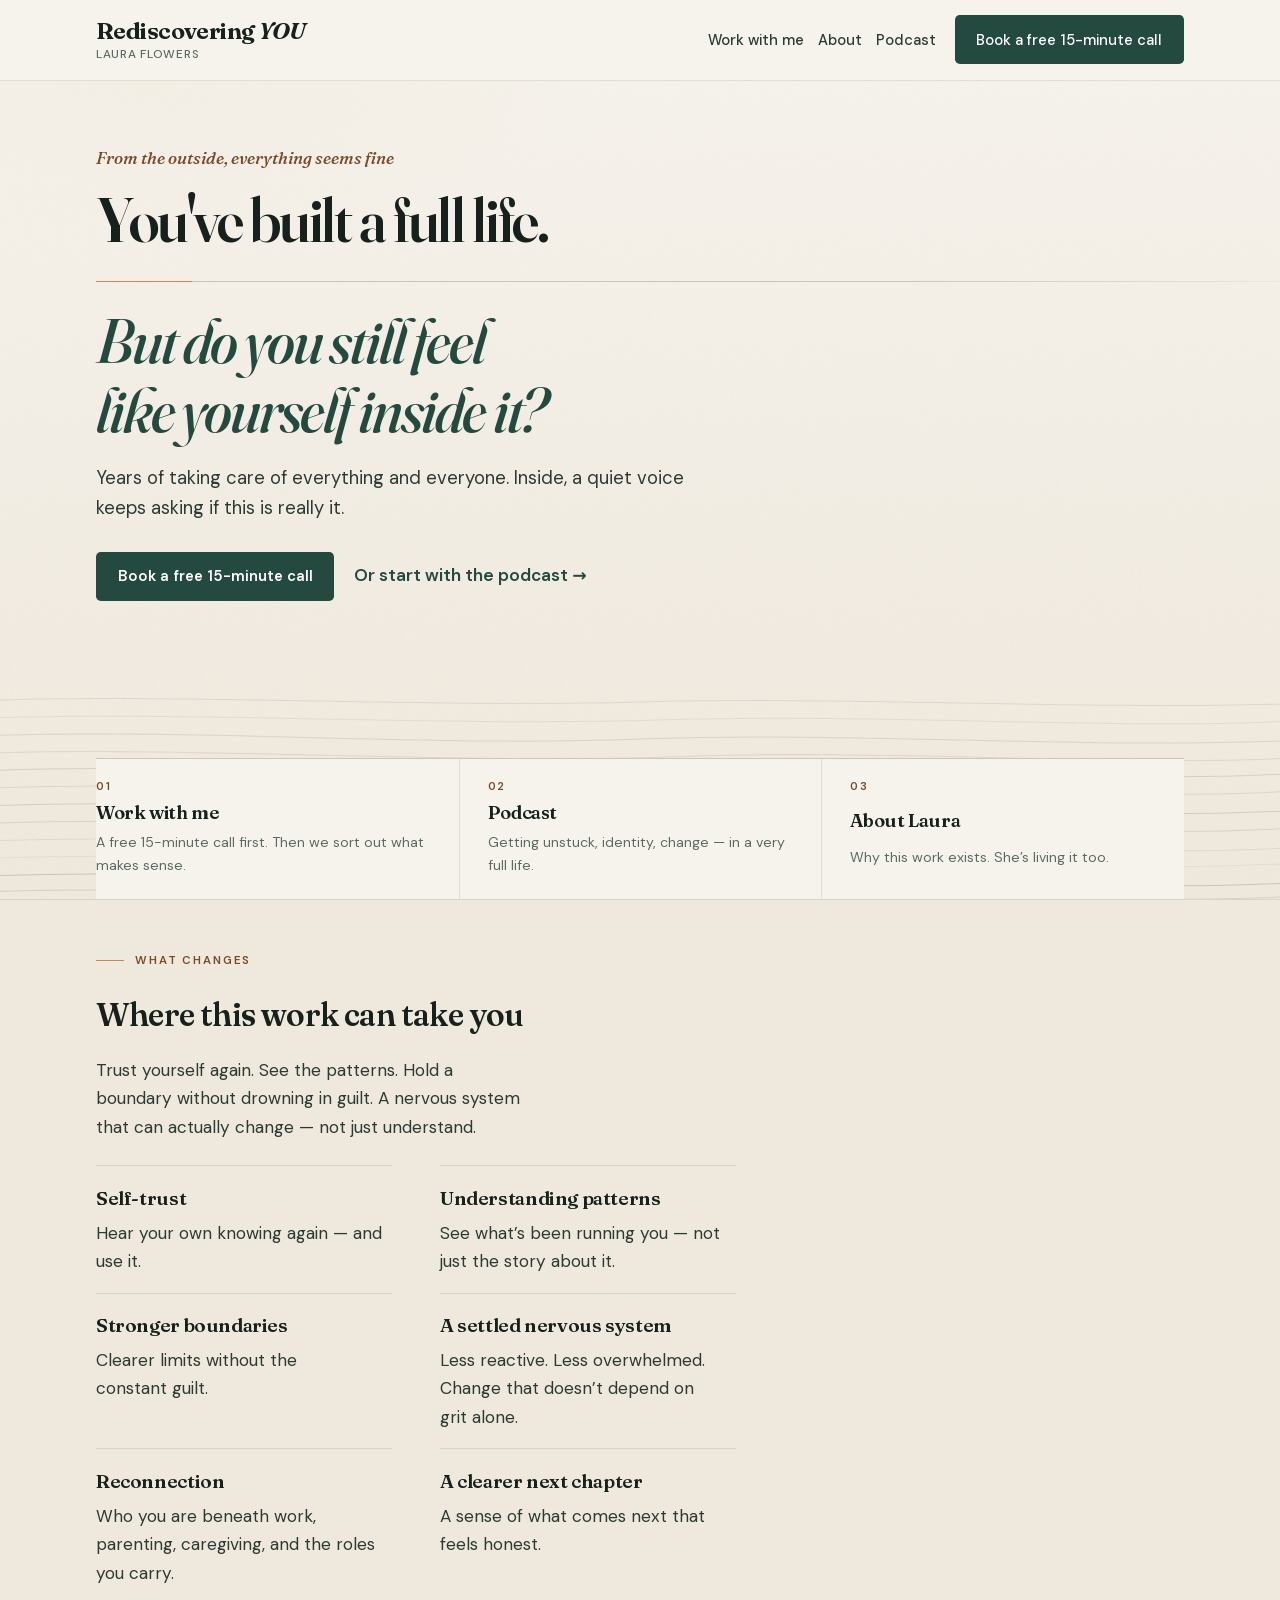
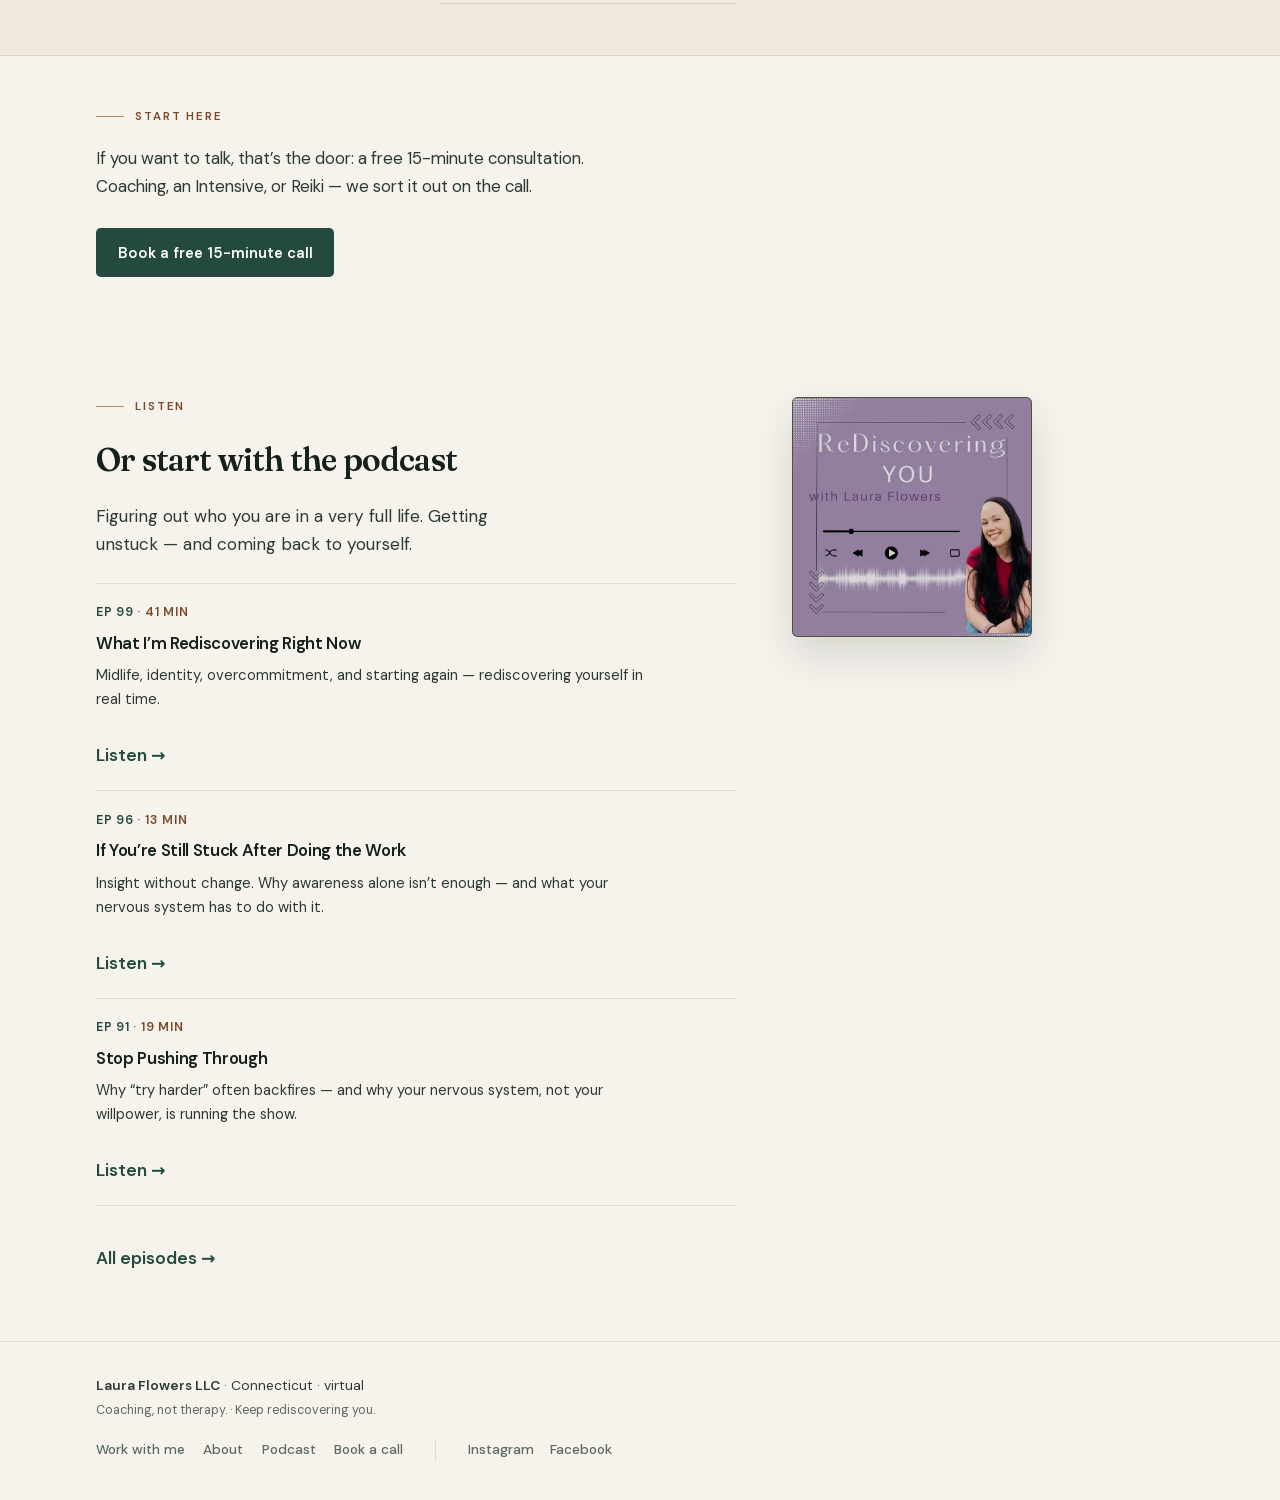
<file: index.html>
<!DOCTYPE html>
<html lang="en">
<head>
  <meta charset="utf-8" />
  <meta name="viewport" content="width=device-width, initial-scale=1" />
  <title>Rediscovering YOU with Laura Flowers</title>
  <meta name="description" content="Coaching with Laura Flowers for women with full lives who have lost connection with themselves. Free fifteen-minute call." />
  <meta name="robots" content="noindex, nofollow" />
  <meta property="og:title" content="Rediscovering YOU with Laura Flowers" />
  <meta property="og:description" content="You've built a full life. But do you still feel like yourself inside it?" />
  <meta property="og:type" content="website" />
  <meta property="og:image" content="https://droppindimes.github.io/px-4d7578/assets/og-home.png" />
  <meta name="theme-color" content="#f6f3ed" />
  <meta name="twitter:card" content="summary_large_image" />
  <meta name="twitter:image" content="https://droppindimes.github.io/px-4d7578/assets/og-home.png" />
  <link rel="prefetch" href="book.html" />
  <link rel="prefetch" href="work-with-me.html" />
  <link rel="icon" href="assets/favicon.svg" type="image/svg+xml" />
  <link rel="icon" href="assets/favicon-32.png" sizes="32x32" type="image/png" />
  <link rel="apple-touch-icon" href="assets/apple-touch-icon.png" />
  <link rel="preload" href="assets/fonts/fraunces-var.woff2" as="font" type="font/woff2" crossorigin />
  <link rel="preload" href="assets/fonts/fraunces-italic-var.woff2" as="font" type="font/woff2" crossorigin />
  <link rel="preload" href="assets/fonts/dmsans-var.woff2" as="font" type="font/woff2" crossorigin />
  <link rel="stylesheet" href="css/styles.css" />
</head>
<body class="page-home">
  <a class="skip-link" href="#main">Skip to content</a>
  <header class="site-header">
    <div class="wrap inner">
      <a class="brand" href="index.html">Rediscovering <em>YOU</em><small>Laura Flowers</small></a>
      <div class="header-actions">
        <a class="btn btn-compact" href="book.html">Book</a>
        <button type="button" class="nav-toggle" aria-expanded="false" aria-controls="primary-nav" aria-label="Menu">
          <span></span><span></span><span></span>
        </button>
      </div>
      <nav class="nav" id="primary-nav" aria-label="Primary">
        <a href="work-with-me.html">Work with me</a>
        <a href="about.html">About</a>
        <a href="podcast.html">Podcast</a>
        <a class="btn btn-nav-cta" href="book.html">Book a free 15-minute call</a>
      </nav>
    </div>
  </header>

  <main id="main">
    <section class="hero hero-home">
      <div class="hero-sentence">
        <p class="hero-kicker">From the outside, everything seems fine</p>
        <h1 class="sentence">
          <span class="sentence-a">You've built a full life.</span>
          <em class="sentence-b">But do you still feel like yourself inside&nbsp;it?</em>
        </h1>
        <p class="lede">Years of taking care of everything and everyone. Inside, a quiet voice keeps asking if this is really it.</p>
        <div class="btn-row">
          <a class="btn" href="book.html">Book a free 15-minute call</a>
          <a class="text-link" href="podcast.html">Or start with the podcast →</a>
        </div>
      </div>

      <div class="field" aria-hidden="true">
        <svg viewBox="0 0 1440 240" preserveAspectRatio="none" focusable="false">
          <g class="g1">
            <path d="M0,36 C240,30 480,44 720,38 C960,32 1200,46 1440,40" stroke-opacity="0.10" />
            <path d="M0,72 C240,66 480,84 720,76 C960,68 1200,86 1440,78" stroke-opacity="0.12" />
            <path d="M0,108 C200,100 420,120 720,110 C1020,100 1240,122 1440,112" stroke-opacity="0.14" />
            <path d="M0,144 C240,136 480,158 720,148 C960,138 1200,160 1440,150" stroke-opacity="0.16" />
            <path d="M0,180 C240,172 480,196 720,186 C960,176 1200,198 1440,188" stroke-opacity="0.18" style="stroke:#c08a5a" />
            <path d="M0,216 C240,208 480,232 720,222 C960,212 1200,234 1440,224" stroke-opacity="0.20" />
          </g>
          <g class="g2">
            <path d="M0,54 C260,48 500,64 760,56 C1000,50 1240,66 1440,58" stroke-opacity="0.08" />
            <path d="M0,90 C240,84 500,102 760,94 C1000,86 1240,104 1440,96" stroke-opacity="0.10" />
            <path d="M0,126 C220,118 460,138 720,128 C980,118 1220,140 1440,130" stroke-opacity="0.11" />
            <path d="M0,162 C240,154 500,176 760,166 C1000,158 1240,178 1440,168" stroke-opacity="0.12" />
            <path d="M0,198 C240,190 500,212 760,202 C1000,194 1240,214 1440,204" stroke-opacity="0.13" style="stroke:#c08a5a" />
            <path d="M0,232 C240,226 500,244 760,236 C1000,230 1240,246 1440,238" stroke-opacity="0.14" />
          </g>
        </svg>
      </div>

      <nav class="index-rail" aria-label="Sections">
        <a href="work-with-me.html">
          <span class="idx-num">01</span>
          <span class="idx-title">Work with me</span>
          <span class="idx-note">A free 15-minute call first. Then we sort out what makes sense.</span>
        </a>
        <a href="podcast.html">
          <span class="idx-num">02</span>
          <span class="idx-title">Podcast</span>
          <span class="idx-note">Getting unstuck, identity, change — in a very full life.</span>
        </a>
        <a href="about.html">
          <span class="idx-num">03</span>
          <span class="idx-title">About Laura</span>
          <span class="idx-note">Why this work exists. She’s living it too.</span>
        </a>
      </nav>
    </section>

    <section class="section-tight band-mist">
      <div class="wrap wrap-letter">
        <p class="plate-label">What changes</p>
        <h2>Where this work can take you</h2>
        <p class="section-intro">Trust yourself again. See the patterns. Hold a boundary without drowning in guilt. A nervous system that can actually change — not just understand.</p>
        <ul class="outcomes-letter">
          <li>
            <h3>Self-trust</h3>
            <p>Hear your own knowing again — and use it.</p>
          </li>
          <li>
            <h3>Understanding patterns</h3>
            <p>See what’s been running you — not just the story about it.</p>
          </li>
          <li>
            <h3>Stronger boundaries</h3>
            <p>Clearer limits without the constant guilt.</p>
          </li>
          <li>
            <h3>A settled nervous system</h3>
            <p>Less reactive. Less overwhelmed. Change that doesn’t depend on grit alone.</p>
          </li>
          <li>
            <h3>Reconnection</h3>
            <p>Who you are beneath work, parenting, caregiving, and the roles you carry.</p>
          </li>
          <li>
            <h3>A clearer next chapter</h3>
            <p>A sense of what comes next that feels honest.</p>
          </li>
        </ul>
      </div>
    </section>

    <section class="section-tight">
      <div class="wrap wrap-letter">
        <p class="plate-label">Start here</p>
        <p class="cta-line">If you want to talk, that’s the door: a free 15-minute consultation. Coaching, an Intensive, or Reiki — we sort it out on the call.</p>
        <p class="btn-row"><a class="btn" href="book.html">Book a free 15-minute call</a></p>
      </div>
    </section>

    <section class="section-tight" id="listen">
      <div class="wrap listen-plate">
       <div>
        <p class="plate-label">Listen</p>
        <h2>Or start with the podcast</h2>
        <p class="section-intro">Figuring out who you are in a very full life. Getting unstuck — and coming back to yourself.</p>
        <ul class="ep-rows">
          <li>
            <span class="ep-meta"><span class="ep-num">Ep 99</span> · <span class="ep-dur">41 min</span></span>
            <h3><a href="https://rediscovering-you.simplecast.com/episodes/what-im-rediscovering-right-now-midlife-identity-change-starting-again-1c3gASrE" target="_blank" rel="noopener">What I’m Rediscovering Right Now</a></h3>
            <p class="ep-summary">Midlife, identity, overcommitment, and starting again — rediscovering yourself in real time.</p>
            <a class="text-link" href="https://rediscovering-you.simplecast.com/episodes/what-im-rediscovering-right-now-midlife-identity-change-starting-again-1c3gASrE" target="_blank" rel="noopener">Listen →</a>
          </li>
          <li>
            <span class="ep-meta"><span class="ep-num">Ep 96</span> · <span class="ep-dur">13 min</span></span>
            <h3><a href="https://rediscovering-you.simplecast.com/episodes/if-youre-still-stuck-after-doing-the-work-this-is-why-1TXO3by4" target="_blank" rel="noopener">If You’re Still Stuck After Doing the Work</a></h3>
            <p class="ep-summary">Insight without change. Why awareness alone isn’t enough — and what your nervous system has to do with it.</p>
            <a class="text-link" href="https://rediscovering-you.simplecast.com/episodes/if-youre-still-stuck-after-doing-the-work-this-is-why-1TXO3by4" target="_blank" rel="noopener">Listen →</a>
          </li>
          <li>
            <span class="ep-meta"><span class="ep-num">Ep 91</span> · <span class="ep-dur">19 min</span></span>
            <h3><a href="https://rediscovering-you.simplecast.com/episodes/stop-pushing-through-why-your-nervous-system-determines-your-success-w6n52grn" target="_blank" rel="noopener">Stop Pushing Through</a></h3>
            <p class="ep-summary">Why “try harder” often backfires — and why your nervous system, not your willpower, is running the show.</p>
            <a class="text-link" href="https://rediscovering-you.simplecast.com/episodes/stop-pushing-through-why-your-nervous-system-determines-your-success-w6n52grn" target="_blank" rel="noopener">Listen →</a>
          </li>
        </ul>
        <p class="podcast-more"><a class="text-link" href="podcast.html">All episodes →</a></p>
       </div>
        <figure class="cover-frame sleeve">
          <picture>
            <source type="image/webp" srcset="assets/cover-420.webp 420w, assets/cover-600.webp 600w" sizes="(min-width: 900px) 15rem, 13rem" />
            <img src="assets/podcast-cover.jpg" width="600" height="600" alt="Rediscovering YOU podcast artwork" loading="lazy" decoding="async" />
          </picture>
        </figure>
      </div>
    </section>
  </main>

  <footer class="site-footer">
    <div class="wrap inner">
      <div class="footer-meta">
        <p class="footer-name"><strong>Laura Flowers LLC</strong> · Connecticut · virtual</p>
        <p class="ethics-line">Coaching, not therapy. · Keep rediscovering you.</p>
      </div>
      <div class="footer-links">
        <nav aria-label="Footer">
          <a href="work-with-me.html">Work with me</a>
          <a href="about.html">About</a>
          <a href="podcast.html">Podcast</a>
          <a href="book.html">Book a call</a>
        </nav>
        <div class="socials">
          <a href="https://www.instagram.com/laurajane23/" target="_blank" rel="noopener">Instagram</a>
          <a href="https://www.facebook.com/lauraflowersllc/" target="_blank" rel="noopener">Facebook</a>
        </div>
      </div>
    </div>
  </footer>
  <script src="js/site.js" defer></script>
</body>
</html>
</file>
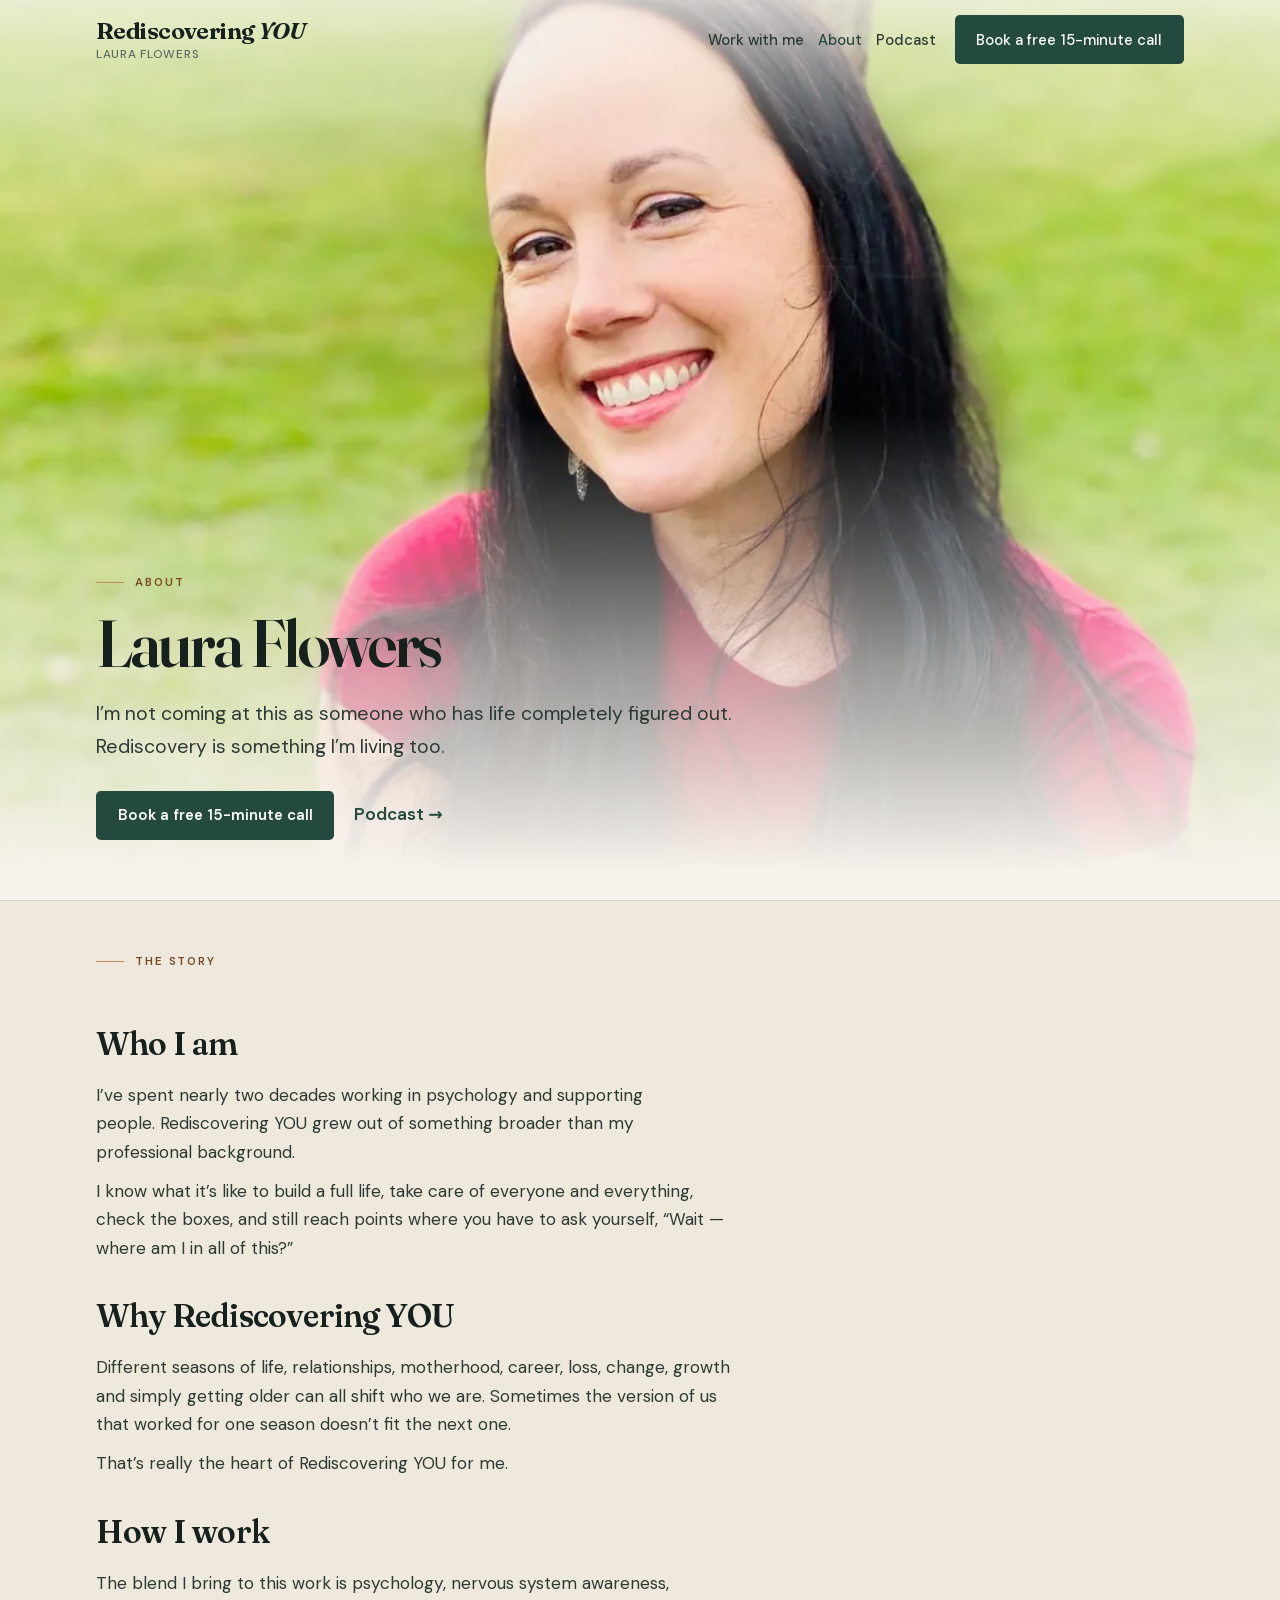
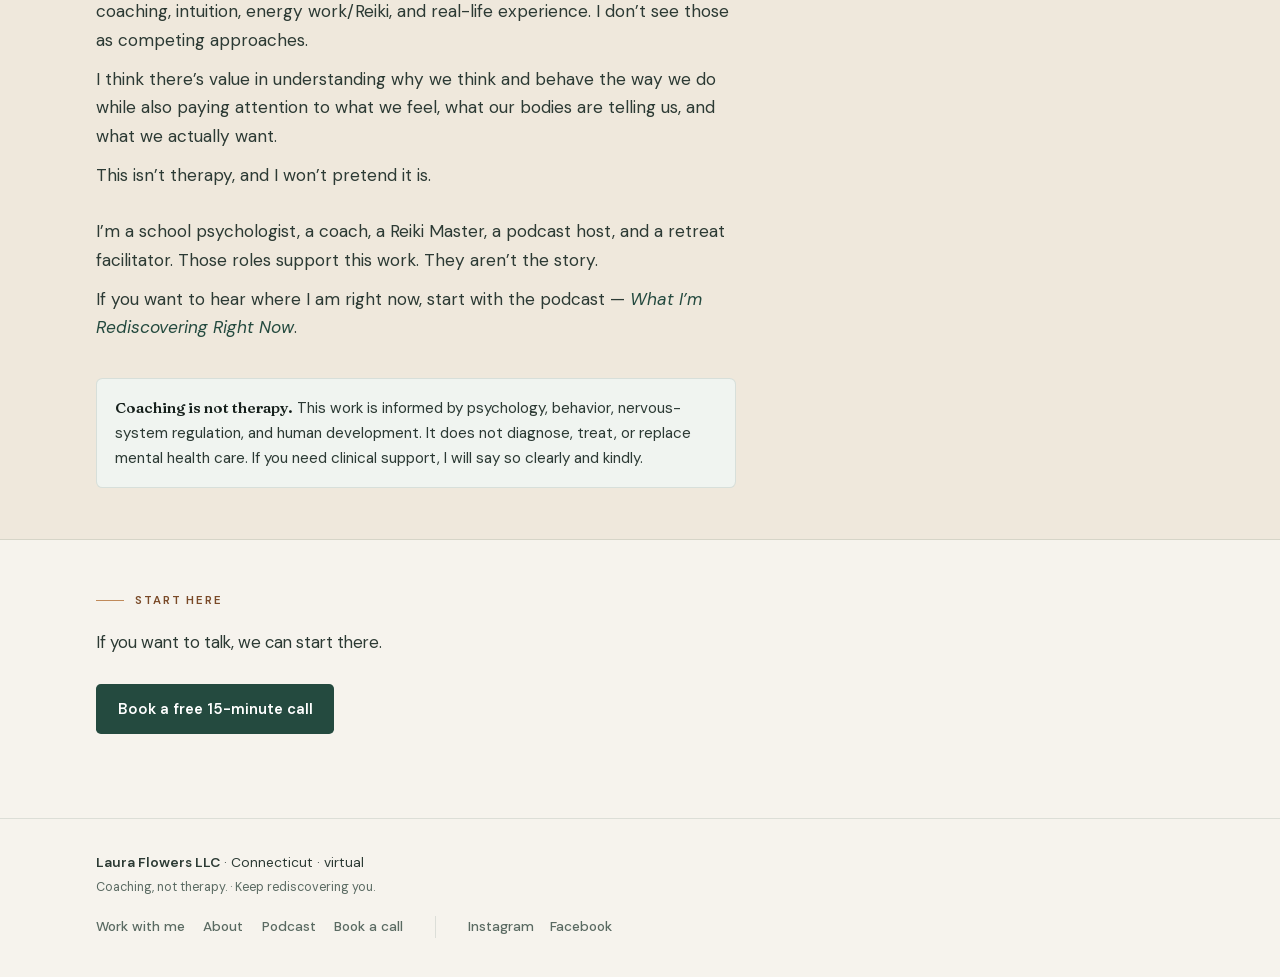
<file: about.html>
<!DOCTYPE html>
<html lang="en">
<head>
  <meta charset="utf-8" />
  <meta name="viewport" content="width=device-width, initial-scale=1" />
  <title>About Laura Flowers — Rediscovering YOU</title>
  <meta name="description" content="I know what it’s like to build a full life and still ask, “Wait — where am I in all of this?” Rediscovery is something I’m living too. Coaching, not therapy." />
  <meta name="robots" content="noindex, nofollow" />
  <meta property="og:title" content="About — Laura Flowers" />
  <meta property="og:description" content="I know what it’s like to build a full life and still ask, “Wait — where am I in all of this?” Rediscovery is something I’m living too. Coaching, not therapy." />
  <meta property="og:type" content="website" />
  <meta name="theme-color" content="#f6f3ed" />
  <meta name="twitter:card" content="summary" />
  <link rel="icon" href="assets/favicon.svg" type="image/svg+xml" />
  <link rel="icon" href="assets/favicon-32.png" sizes="32x32" type="image/png" />
  <link rel="apple-touch-icon" href="assets/apple-touch-icon.png" />
  <link rel="preload" href="assets/fonts/fraunces-var.woff2" as="font" type="font/woff2" crossorigin />
  <link rel="preload" href="assets/fonts/fraunces-italic-var.woff2" as="font" type="font/woff2" crossorigin />
  <link rel="preload" href="assets/fonts/dmsans-var.woff2" as="font" type="font/woff2" crossorigin />
  <link rel="stylesheet" href="css/styles.css" />
  <noscript>
    <style>
      /* Without the observer that pins it, the header stays paper so story copy
         never scrolls under transparent type. */
      .page-about .site-header {
        background: var(--bg);
        border-bottom: 1px solid var(--line);
      }
    </style>
  </noscript>
</head>
<body class="page-about">
  <a class="skip-link" href="#main">Skip to content</a>
  <header class="site-header">
    <div class="wrap inner">
      <a class="brand" href="index.html">Rediscovering <em>YOU</em><small>Laura Flowers</small></a>
      <div class="header-actions">
        <a class="btn btn-compact" href="book.html">Book</a>
        <button type="button" class="nav-toggle" aria-expanded="false" aria-controls="primary-nav" aria-label="Menu">
          <span></span><span></span><span></span>
        </button>
      </div>
      <nav class="nav" id="primary-nav" aria-label="Primary">
        <a href="work-with-me.html">Work with me</a>
        <a href="about.html" aria-current="page">About</a>
        <a href="podcast.html">Podcast</a>
        <a class="btn btn-nav-cta" href="book.html">Book a free 15-minute call</a>
      </nav>
    </div>
  </header>

  <main id="main">
    <section class="hero hero-about" data-header-scrim>
      <div class="about-stage">
        <picture>
          <source
            type="image/webp"
            srcset="assets/stage-640.webp 640w, assets/stage-960.webp 960w, assets/stage-1280.webp 1280w, assets/stage-1772.webp 1772w"
            sizes="100vw"
          />
          <img
            class="about-stage-photo"
            src="assets/laura-stage.jpg"
            width="1772"
            height="997"
            alt="Laura Flowers"
            fetchpriority="high"
            decoding="async"
          />
        </picture>
        <div class="about-stage-copy">
          <p class="plate-label">About</p>
          <h1>Laura Flowers</h1>
          <p class="lede">I’m not coming at this as someone who has life completely figured out. Rediscovery is something I’m living too.</p>
          <div class="btn-row">
            <a class="btn" href="book.html">Book a free 15-minute call</a>
            <a class="text-link" href="podcast.html">Podcast →</a>
          </div>
        </div>
      </div>
    </section>

    <section class="section-tight band-mist">
      <div class="wrap about-story">
        <p class="plate-label">The story</p>
        <article class="story-block">
          <h2>Who I am</h2>
          <p>I’ve spent nearly two decades working in psychology and supporting people. Rediscovering YOU grew out of something broader than my professional background.</p>
          <p>I know what it’s like to build a full life, take care of everyone and everything, check the boxes, and still reach points where you have to ask yourself, “Wait — where am I in all of this?”</p>
        </article>
        <article class="story-block">
          <h2>Why Rediscovering YOU</h2>
          <p>Different seasons of life, relationships, motherhood, career, loss, change, growth and simply getting older can all shift who we are. Sometimes the version of us that worked for one season doesn’t fit the next one.</p>
          <p>That’s really the heart of Rediscovering YOU for me.</p>
        </article>
        <article class="story-block">
          <h2>How I work</h2>
          <p>The blend I bring to this work is psychology, nervous system awareness, coaching, intuition, energy work/Reiki, and real-life experience. I don’t see those as competing approaches.</p>
          <p>I think there’s value in understanding why we think and behave the way we do while also paying attention to what we feel, what our bodies are telling us, and what we actually want.</p>
          <p>This isn’t therapy, and I won’t pretend it is.</p>
        </article>
        <div class="story-block">
          <p>I’m a school psychologist, a coach, a Reiki Master, a podcast host, and a retreat facilitator. Those roles support this work. They aren’t the story.</p>
          <p>If you want to hear where I am right now, start with the podcast — <a href="https://rediscovering-you.simplecast.com/episodes/what-im-rediscovering-right-now-midlife-identity-change-starting-again-1c3gASrE" target="_blank" rel="noopener"><em>What I’m Rediscovering Right Now</em></a>.</p>
        </div>
        <aside class="notice about-notice">
          <strong>Coaching is not therapy.</strong>
          This work is informed by psychology, behavior, nervous-system regulation, and human development. It does not diagnose, treat, or replace mental health care. If you need clinical support, I will say so clearly and kindly.
        </aside>
      </div>
    </section>

    <section class="section-tight">
      <div class="wrap wrap-letter">
        <p class="plate-label">Start here</p>
        <p class="cta-line">If you want to talk, we can start there.</p>
        <p class="btn-row"><a class="btn" href="book.html">Book a free 15-minute call</a></p>
      </div>
    </section>
  </main>

  <footer class="site-footer">
    <div class="wrap inner">
      <div class="footer-meta">
        <p class="footer-name"><strong>Laura Flowers LLC</strong> · Connecticut · virtual</p>
        <p class="ethics-line">Coaching, not therapy. · Keep rediscovering you.</p>
      </div>
      <div class="footer-links">
        <nav aria-label="Footer">
          <a href="work-with-me.html">Work with me</a>
          <a href="about.html">About</a>
          <a href="podcast.html">Podcast</a>
          <a href="book.html">Book a call</a>
        </nav>
        <div class="socials">
          <a href="https://www.instagram.com/laurajane23/" target="_blank" rel="noopener">Instagram</a>
          <a href="https://www.facebook.com/lauraflowersllc/" target="_blank" rel="noopener">Facebook</a>
        </div>
      </div>
    </div>
  </footer>
  <script src="js/site.js" defer></script>
</body>
</html>
</file>
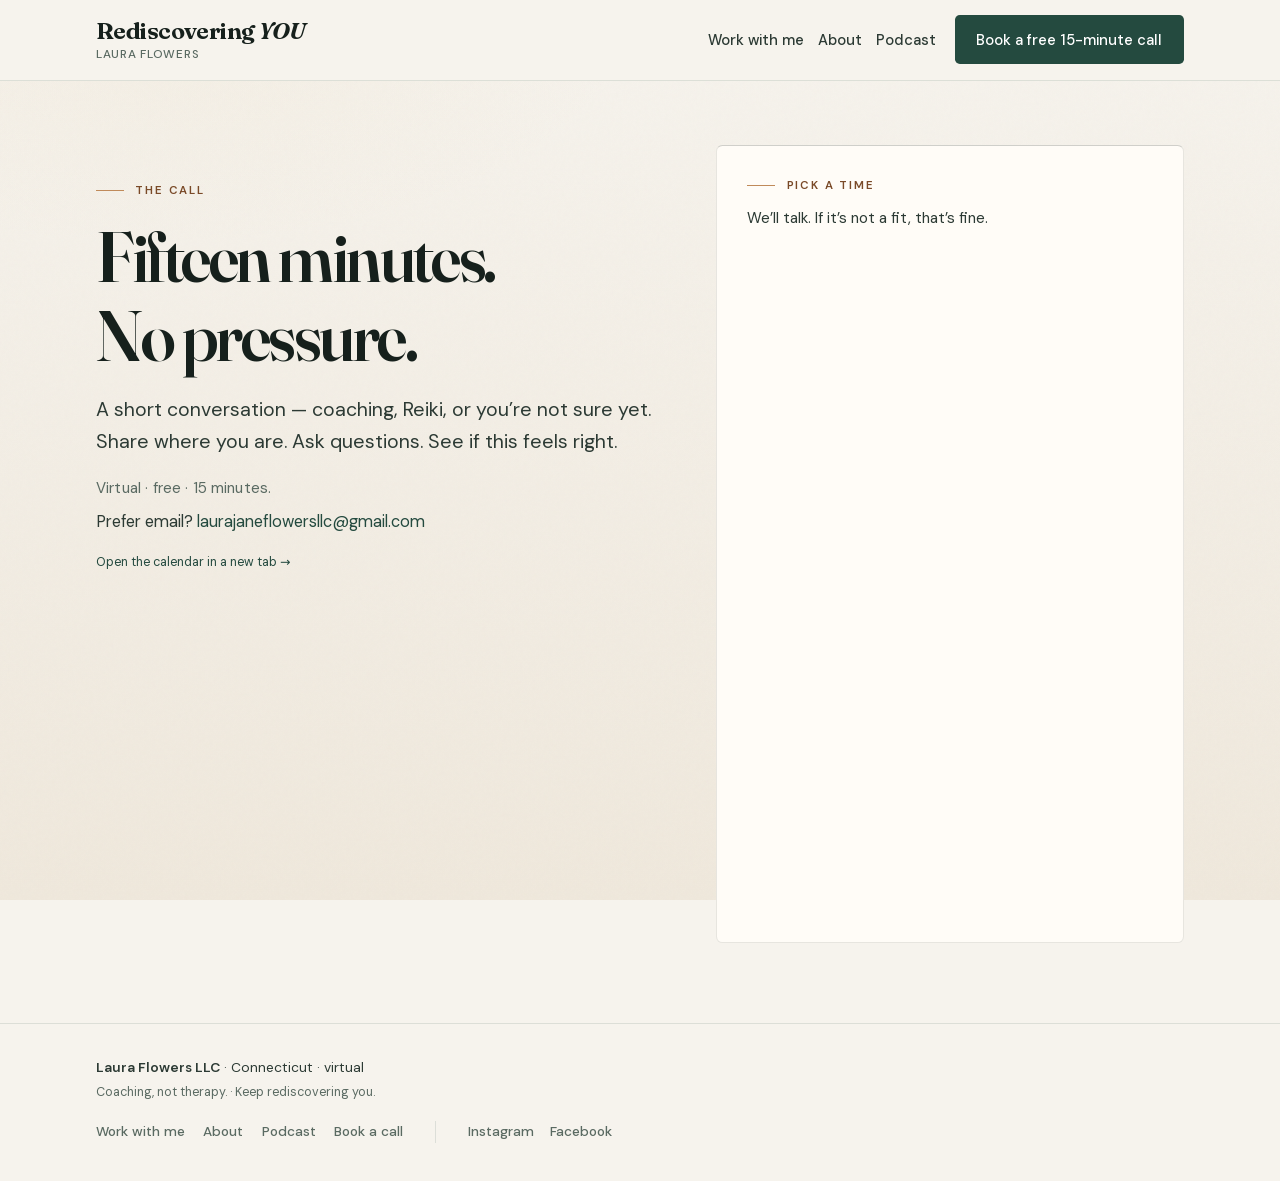
<file: book.html>
<!DOCTYPE html>
<html lang="en">
<head>
  <meta charset="utf-8" />
  <meta name="viewport" content="width=device-width, initial-scale=1" />
  <title>Book a free 15-minute consultation — Rediscovering YOU</title>
  <meta name="description" content="Book a free 15-minute consultation with Laura Flowers. Virtual. No pressure." />
  <meta name="robots" content="noindex, nofollow" />
  <meta property="og:title" content="Free 15-minute consultation — Rediscovering YOU" />
  <meta property="og:description" content="Book a free 15-minute consultation with Laura Flowers." />
  <meta property="og:type" content="website" />
  <meta name="theme-color" content="#f6f3ed" />
  <meta name="twitter:card" content="summary" />
  <link rel="icon" href="assets/favicon.svg" type="image/svg+xml" />
  <link rel="icon" href="assets/favicon-32.png" sizes="32x32" type="image/png" />
  <link rel="apple-touch-icon" href="assets/apple-touch-icon.png" />
  <link rel="preload" href="assets/fonts/fraunces-var.woff2" as="font" type="font/woff2" crossorigin />
  <link rel="preload" href="assets/fonts/fraunces-italic-var.woff2" as="font" type="font/woff2" crossorigin />
  <link rel="preload" href="assets/fonts/dmsans-var.woff2" as="font" type="font/woff2" crossorigin />
  <link rel="stylesheet" href="css/styles.css" />
</head>
<body class="page-book">
  <a class="skip-link" href="#main">Skip to content</a>
  <header class="site-header">
    <div class="wrap inner">
      <a class="brand" href="index.html">Rediscovering <em>YOU</em><small>Laura Flowers</small></a>
      <div class="header-actions">
        <a class="btn btn-compact" href="book.html">Book</a>
        <button type="button" class="nav-toggle" aria-expanded="false" aria-controls="primary-nav" aria-label="Menu">
          <span></span><span></span><span></span>
        </button>
      </div>
      <nav class="nav" id="primary-nav" aria-label="Primary">
        <a href="work-with-me.html">Work with me</a>
        <a href="about.html">About</a>
        <a href="podcast.html">Podcast</a>
        <a class="btn btn-nav-cta" href="book.html" aria-current="page">Book a free 15-minute call</a>
      </nav>
    </div>
  </header>

  <main id="main">
    <section class="hero hero-book">
      <div class="wrap book-layout">
        <div>
          <p class="plate-label">The call</p>
          <h1>Fifteen minutes.<br />No pressure.</h1>
          <p class="lede">A short conversation — coaching, Reiki, or you’re not sure yet. Share where you are. Ask questions. See if this feels right.</p>
          <p class="role-line">Virtual · free · 15 minutes.</p>
          <p class="short">Prefer email?
            <a href="mailto:laurajaneflowersllc@gmail.com">laurajaneflowersllc@gmail.com</a>
          </p>
          <p class="tiny"><a href="https://calendly.com/laurajaneflowersllc/free-15-minute-consultation?hide_gdpr_banner=1&amp;background_color=f6f3ed&amp;text_color=16201c&amp;primary_color=244a3f" target="_blank" rel="noopener">Open the calendar in a new tab →</a></p>
        </div>
        <div class="book-panel">
          <p class="plate-label">Pick a time</p>
          <p class="book-panel-copy">We’ll talk. If it’s not a fit, that’s fine.</p>
          <div
            class="calendly-inline-widget"
            data-url="https://calendly.com/laurajaneflowersllc/free-15-minute-consultation?hide_gdpr_banner=1&amp;background_color=f6f3ed&amp;text_color=16201c&amp;primary_color=244a3f"
          ></div>
        </div>
      </div>
    </section>
  </main>

  <footer class="site-footer">
    <div class="wrap inner">
      <div class="footer-meta">
        <p class="footer-name"><strong>Laura Flowers LLC</strong> · Connecticut · virtual</p>
        <p class="ethics-line">Coaching, not therapy. · Keep rediscovering you.</p>
      </div>
      <div class="footer-links">
        <nav aria-label="Footer">
          <a href="work-with-me.html">Work with me</a>
          <a href="about.html">About</a>
          <a href="podcast.html">Podcast</a>
          <a href="book.html">Book a call</a>
        </nav>
        <div class="socials">
          <a href="https://www.instagram.com/laurajane23/" target="_blank" rel="noopener">Instagram</a>
          <a href="https://www.facebook.com/lauraflowersllc/" target="_blank" rel="noopener">Facebook</a>
        </div>
      </div>
    </div>
  </footer>
  <script src="js/site.js" defer></script>
  <script src="https://assets.calendly.com/assets/external/widget.js" async></script>
</body>
</html>
</file>
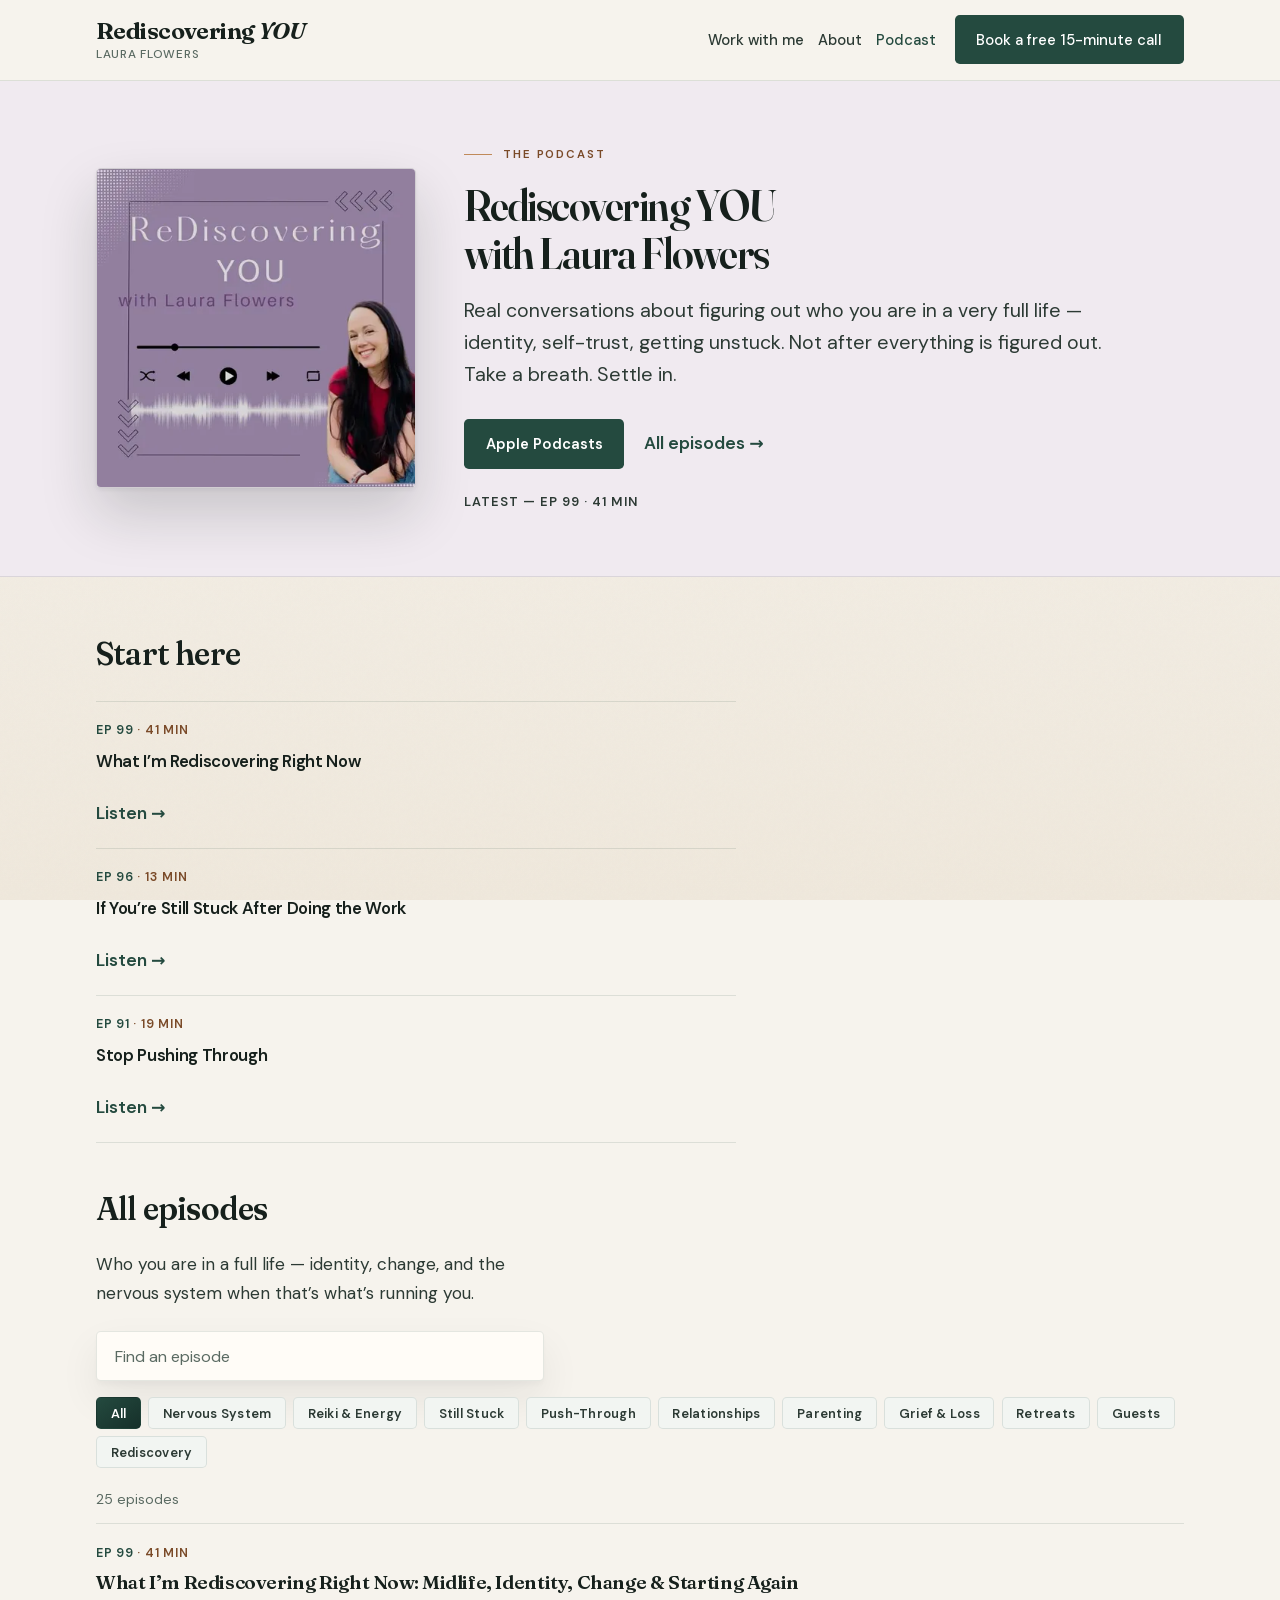
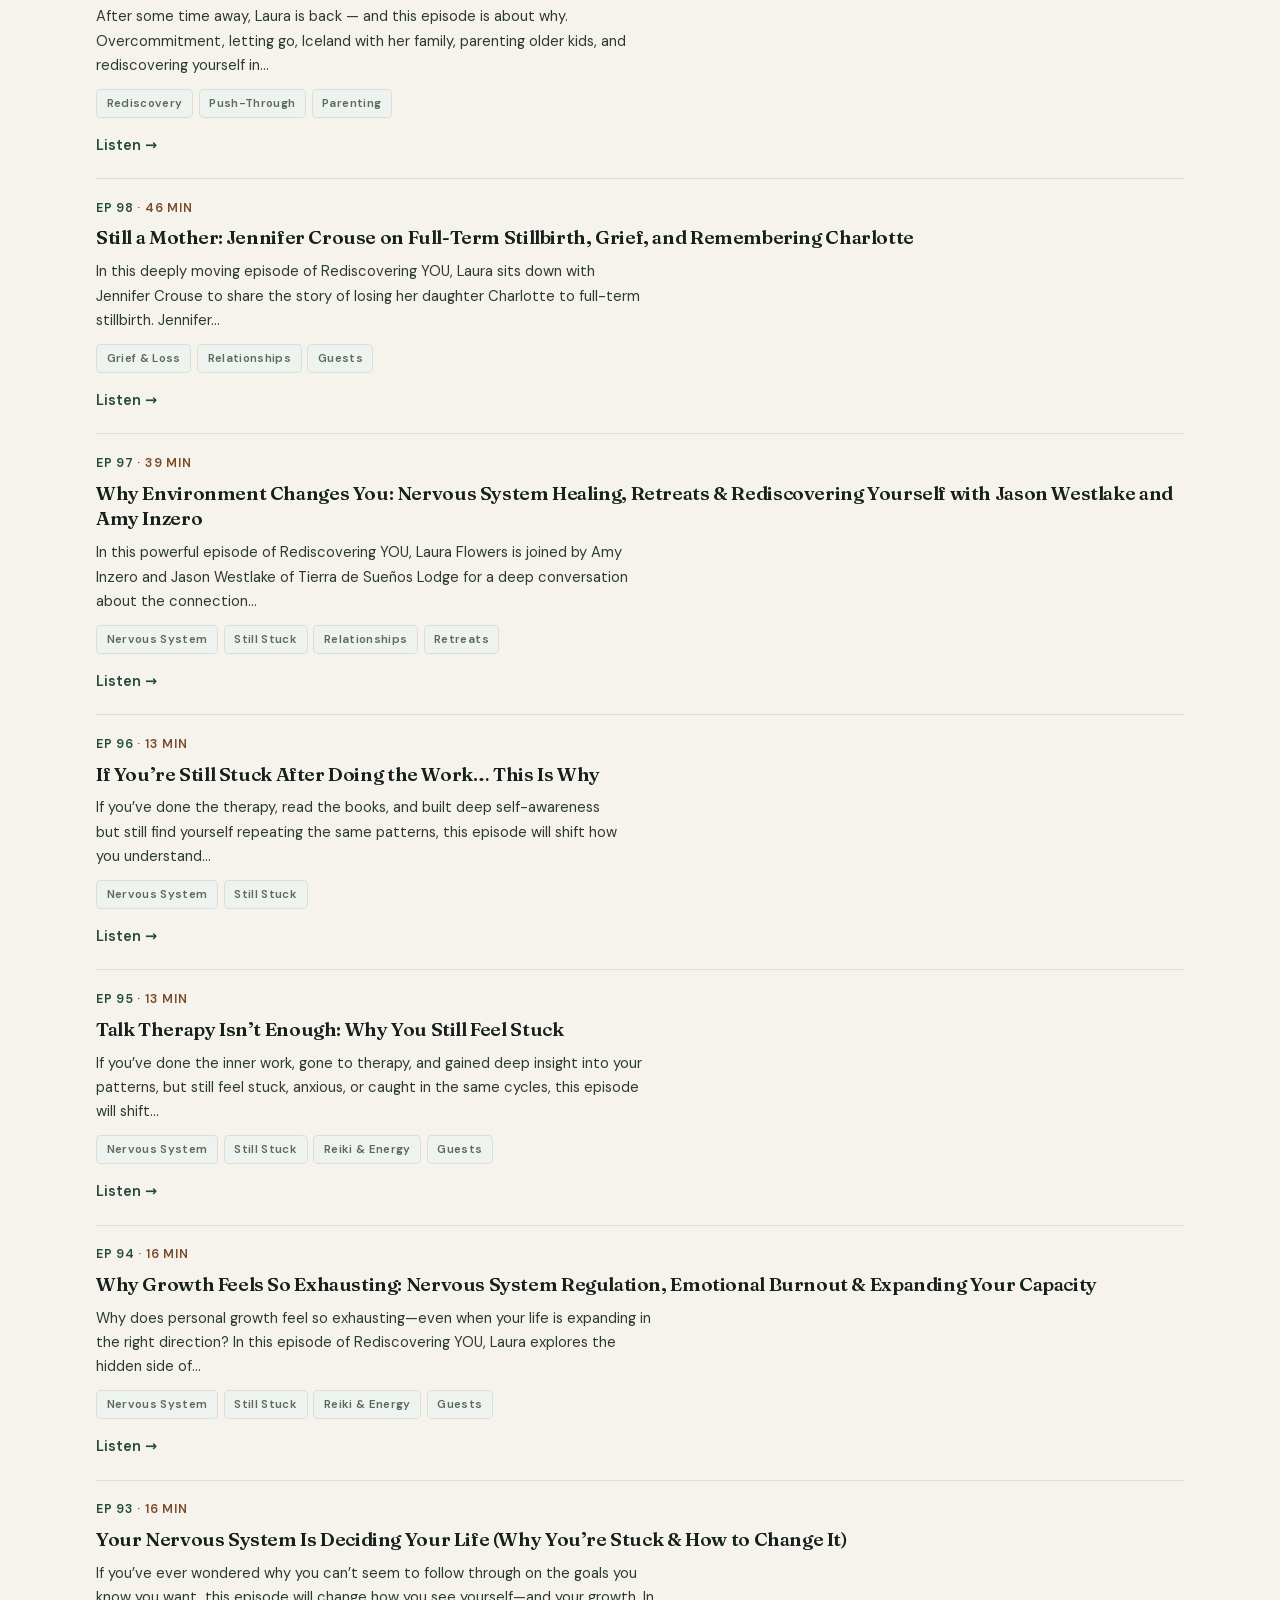
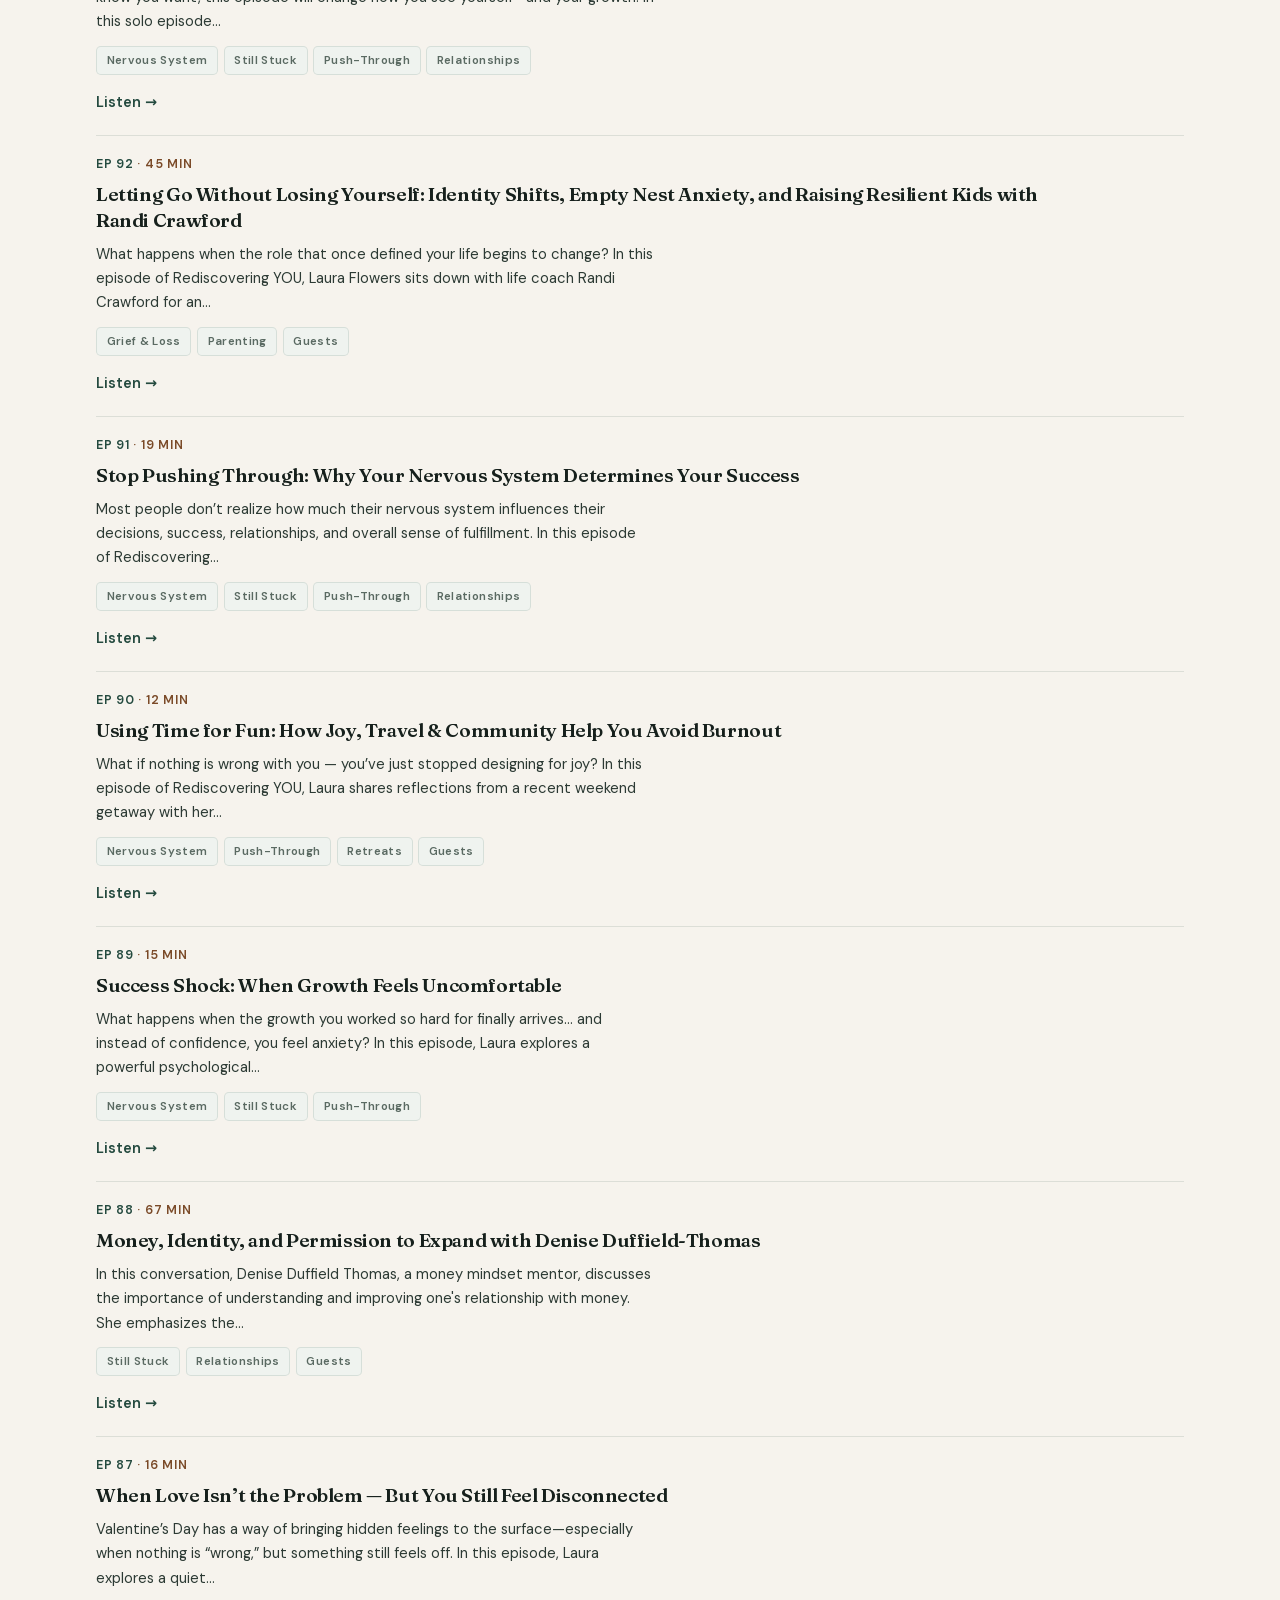
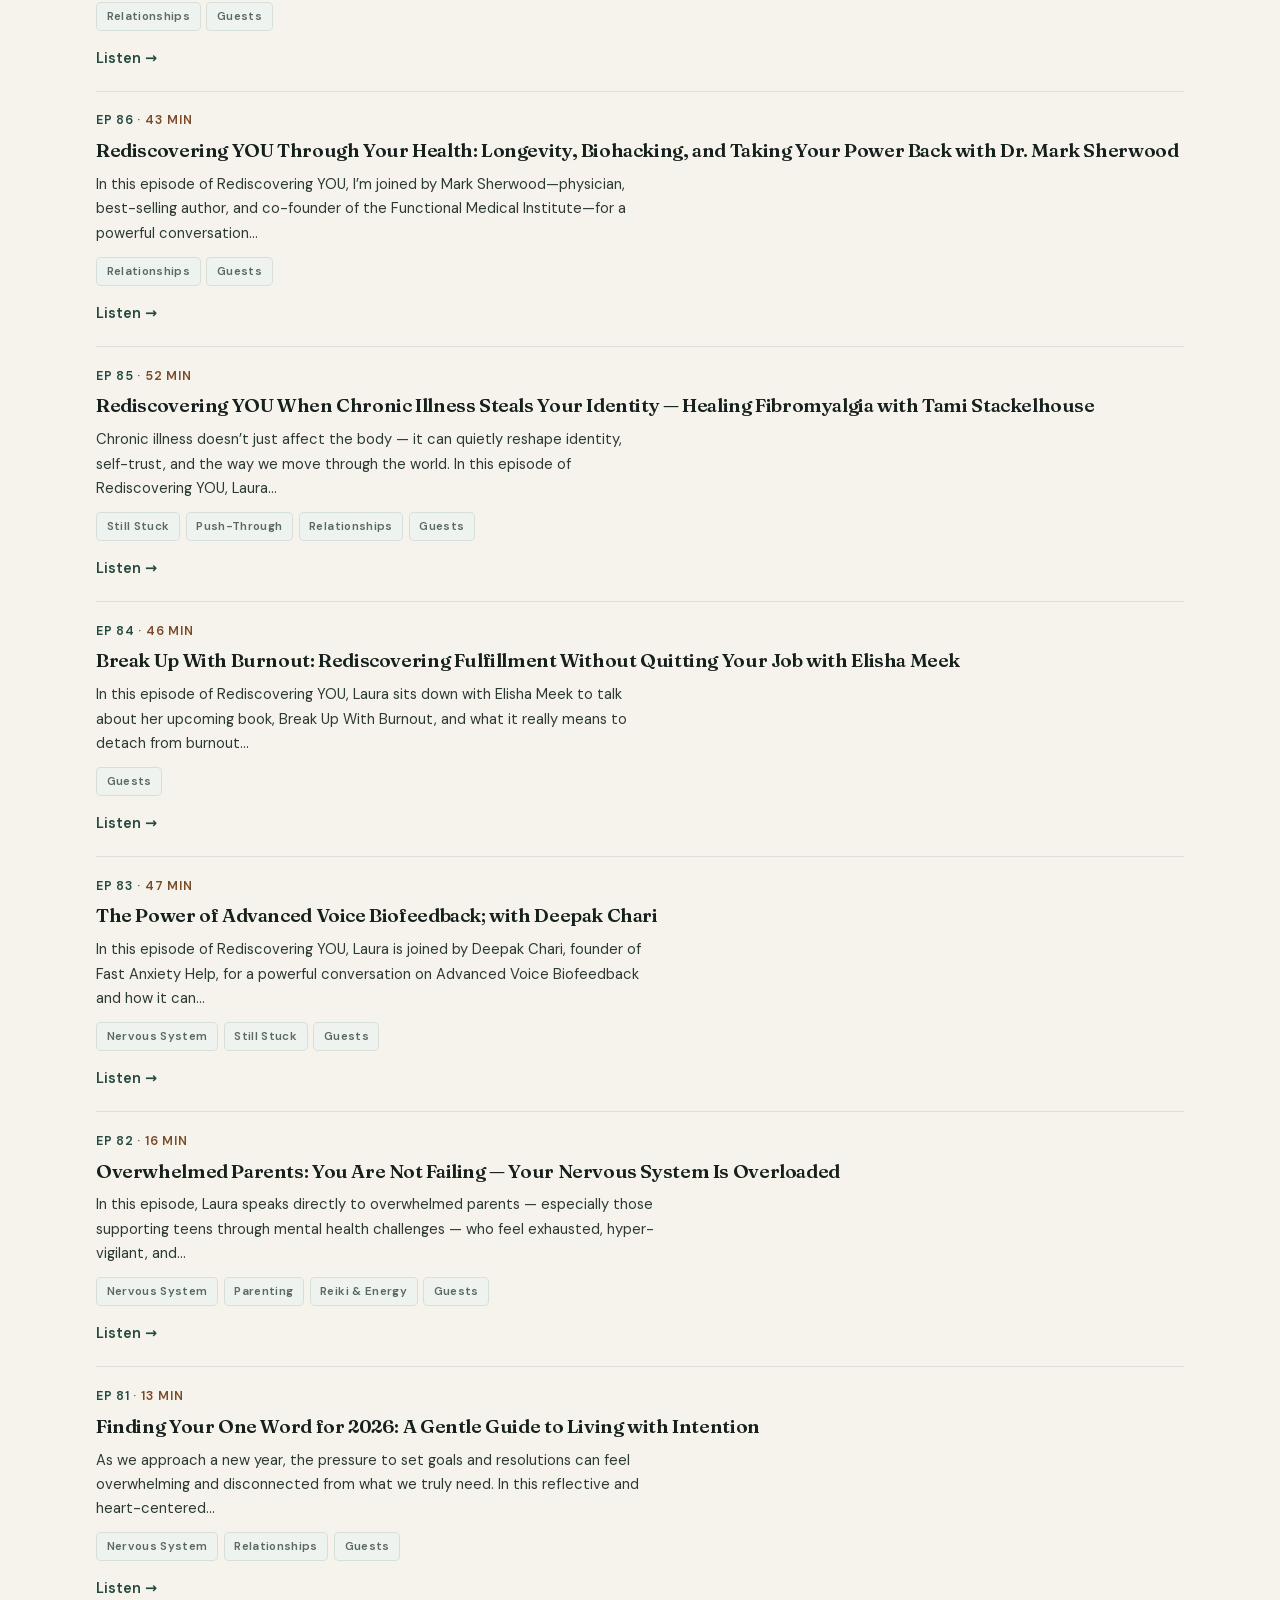
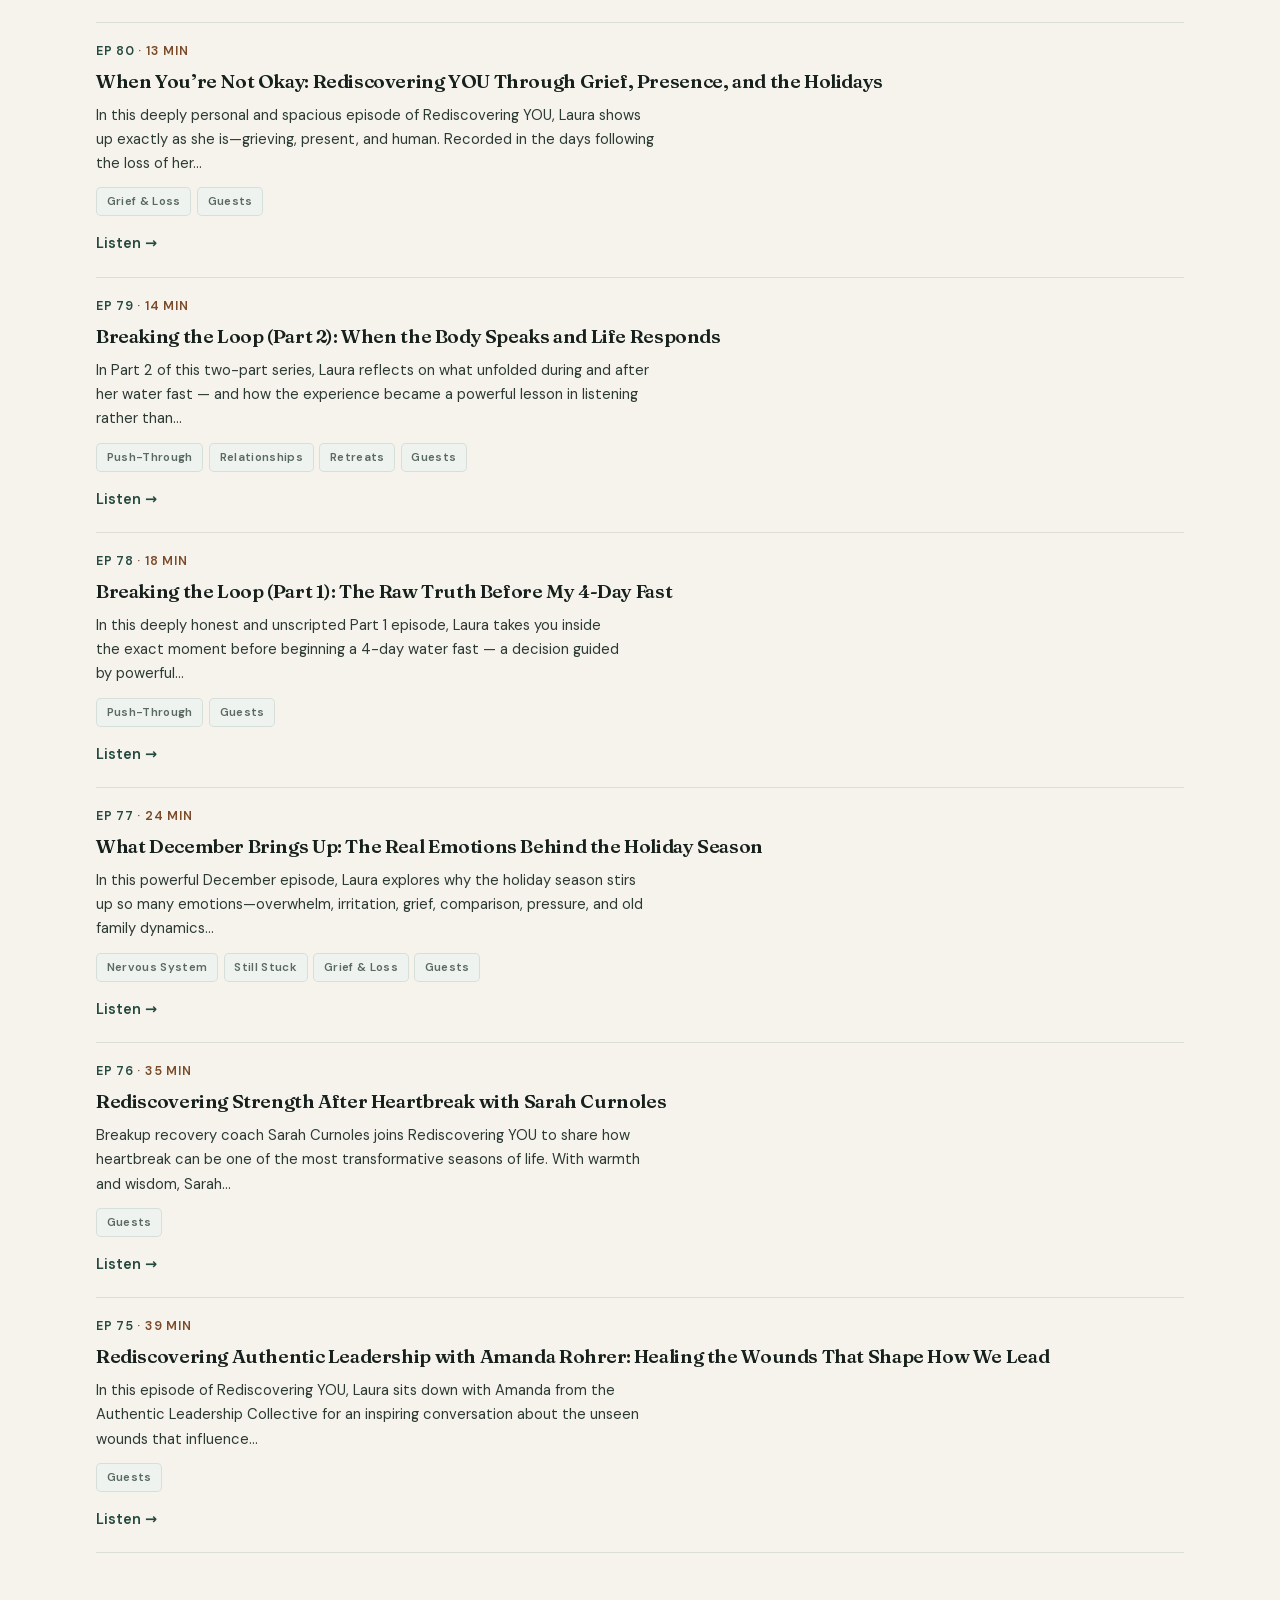
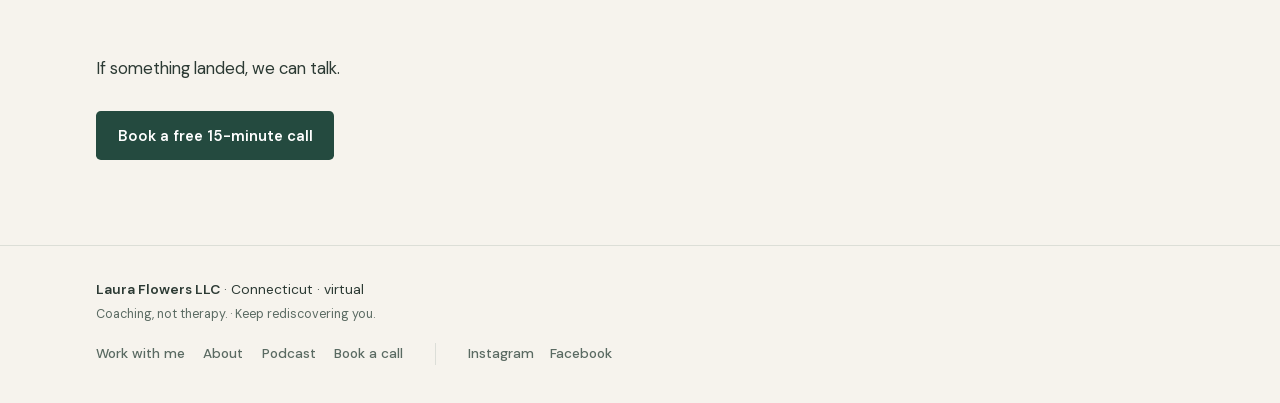
<file: podcast.html>
<!DOCTYPE html>
<html lang="en">
<head>
  <meta charset="utf-8" />
  <meta name="viewport" content="width=device-width, initial-scale=1" />
  <title>Podcast — Rediscovering YOU with Laura Flowers</title>
  <meta name="description" content="Real conversations about figuring out who you are in a very full life — identity, self-trust, getting unstuck. Not after everything is figured out. Take a breath. Settle in." />
  <meta name="robots" content="noindex, nofollow" />
  <meta property="og:title" content="Podcast — Rediscovering YOU" />
  <meta property="og:description" content="Real conversations on Rediscovering YOU with Laura Flowers." />
  <meta property="og:type" content="website" />
  <meta name="theme-color" content="#f6f3ed" />
  <meta name="twitter:card" content="summary" />
  <link rel="icon" href="assets/favicon.svg" type="image/svg+xml" />
  <link rel="icon" href="assets/favicon-32.png" sizes="32x32" type="image/png" />
  <link rel="apple-touch-icon" href="assets/apple-touch-icon.png" />
  <link rel="preload" href="assets/fonts/fraunces-var.woff2" as="font" type="font/woff2" crossorigin />
  <link rel="preload" href="assets/fonts/fraunces-italic-var.woff2" as="font" type="font/woff2" crossorigin />
  <link rel="preload" href="assets/fonts/dmsans-var.woff2" as="font" type="font/woff2" crossorigin />
  <link rel="stylesheet" href="css/styles.css" />
</head>
<body class="page-podcast">
  <a class="skip-link" href="#main">Skip to content</a>
  <header class="site-header">
    <div class="wrap inner">
      <a class="brand" href="index.html">Rediscovering <em>YOU</em><small>Laura Flowers</small></a>
      <div class="header-actions">
        <a class="btn btn-compact" href="book.html">Book</a>
        <button type="button" class="nav-toggle" aria-expanded="false" aria-controls="primary-nav" aria-label="Menu">
          <span></span><span></span><span></span>
        </button>
      </div>
      <nav class="nav" id="primary-nav" aria-label="Primary">
        <a href="work-with-me.html">Work with me</a>
        <a href="about.html">About</a>
        <a href="podcast.html" aria-current="page">Podcast</a>
        <a class="btn btn-nav-cta" href="book.html">Book a free 15-minute call</a>
      </nav>
    </div>
  </header>

  <main id="main">
    <section class="hero hero-poster">
      <div class="wrap poster-grid">
        <figure class="poster-sleeve">
          <picture>
            <source type="image/webp" srcset="assets/cover-420.webp 420w, assets/cover-600.webp 600w" sizes="(min-width: 760px) 20rem, 60vw" />
            <img src="assets/podcast-cover.jpg" width="600" height="600" alt="Rediscovering YOU podcast artwork" fetchpriority="high" decoding="async" />
          </picture>
        </figure>
        <div class="poster-copy">
          <p class="plate-label">The podcast</p>
          <h1>Rediscovering YOU with Laura Flowers</h1>
          <p class="lede">Real conversations about figuring out who you are in a very full life — identity, self-trust, getting unstuck. Not after everything is figured out. Take a breath. Settle in.</p>
          <div class="btn-row listen-row">
            <a class="btn" href="https://podcasts.apple.com/us/podcast/rediscovering-you/id1778973386" target="_blank" rel="noopener">Apple Podcasts</a>
            <a class="text-link" href="https://rediscovering-you.simplecast.com" target="_blank" rel="noopener">All episodes →</a>
          </div>
          <p class="poster-meta">Latest — Ep 99 · 41 min</p>
        </div>
      </div>
    </section>

    <section class="section-tight" id="episodes">
      <div class="wrap wrap-letter">
        <h2>Start here</h2>
        <ul class="ep-rows">
          <li>
            <span class="ep-meta"><span class="ep-num">Ep 99</span> · <span class="ep-dur">41 min</span></span>
            <h3><a href="https://rediscovering-you.simplecast.com/episodes/what-im-rediscovering-right-now-midlife-identity-change-starting-again-1c3gASrE" target="_blank" rel="noopener">What I’m Rediscovering Right Now</a></h3>
            <a class="text-link" href="https://rediscovering-you.simplecast.com/episodes/what-im-rediscovering-right-now-midlife-identity-change-starting-again-1c3gASrE" target="_blank" rel="noopener">Listen →</a>
          </li>
          <li>
            <span class="ep-meta"><span class="ep-num">Ep 96</span> · <span class="ep-dur">13 min</span></span>
            <h3><a href="https://rediscovering-you.simplecast.com/episodes/if-youre-still-stuck-after-doing-the-work-this-is-why-1TXO3by4" target="_blank" rel="noopener">If You’re Still Stuck After Doing the Work</a></h3>
            <a class="text-link" href="https://rediscovering-you.simplecast.com/episodes/if-youre-still-stuck-after-doing-the-work-this-is-why-1TXO3by4" target="_blank" rel="noopener">Listen →</a>
          </li>
          <li>
            <span class="ep-meta"><span class="ep-num">Ep 91</span> · <span class="ep-dur">19 min</span></span>
            <h3><a href="https://rediscovering-you.simplecast.com/episodes/stop-pushing-through-why-your-nervous-system-determines-your-success-w6n52grn" target="_blank" rel="noopener">Stop Pushing Through</a></h3>
            <a class="text-link" href="https://rediscovering-you.simplecast.com/episodes/stop-pushing-through-why-your-nervous-system-determines-your-success-w6n52grn" target="_blank" rel="noopener">Listen →</a>
          </li>
        </ul>
      </div>

      <div class="wrap">
        <h2 class="eps-all">All episodes</h2>
        <p class="section-intro">Who you are in a full life — identity, change, and the nervous system when that’s what’s running you.</p>

        <div class="episode-controls">
          <label class="sr-only" for="episode-search">Search episodes</label>
          <input
            type="search"
            id="episode-search"
            class="episode-search"
            placeholder="Find an episode"
            autocomplete="off"
          />
          <div class="tag-chips" id="tag-chips" role="group" aria-label="Filter by tag">
            <button type="button" class="tag-chip is-active" data-tag="">All</button>
          </div>
        </div>

        <p class="episode-status" id="episode-status" aria-live="polite"></p>
        <ul class="episode-list" id="episode-list"></ul>

        <noscript>
          <ul class="episode-list episode-fallback">
            <li class="episode-card">
              <span class="ep-meta"><span class="ep-num">Ep 99</span> · <span class="ep-dur">41 min</span></span>
              <h3><a href="https://rediscovering-you.simplecast.com/episodes/what-im-rediscovering-right-now-midlife-identity-change-starting-again-1c3gASrE" target="_blank" rel="noopener">What I’m Rediscovering Right Now: Midlife, Identity, Change &amp; Starting Again</a></h3>
            </li>
            <li class="episode-card">
              <span class="ep-meta"><span class="ep-num">Ep 96</span> · <span class="ep-dur">13 min</span></span>
              <h3><a href="https://rediscovering-you.simplecast.com/episodes/if-youre-still-stuck-after-doing-the-work-this-is-why-1TXO3by4" target="_blank" rel="noopener">If You’re Still Stuck After Doing the Work… This Is Why</a></h3>
            </li>
            <li class="episode-card">
              <span class="ep-meta"><span class="ep-num">Ep 91</span> · <span class="ep-dur">19 min</span></span>
              <h3><a href="https://rediscovering-you.simplecast.com/episodes/stop-pushing-through-why-your-nervous-system-determines-your-success-w6n52grn" target="_blank" rel="noopener">Stop Pushing Through: Why Your Nervous System Determines Your Success</a></h3>
            </li>
          </ul>
        </noscript>
      </div>
    </section>

    <section class="section-tight">
      <div class="wrap wrap-letter">
        <p class="cta-line">If something landed, we can talk.</p>
        <p class="btn-row"><a class="btn" href="book.html">Book a free 15-minute call</a></p>
      </div>
    </section>
  </main>

  <footer class="site-footer">
    <div class="wrap inner">
      <div class="footer-meta">
        <p class="footer-name"><strong>Laura Flowers LLC</strong> · Connecticut · virtual</p>
        <p class="ethics-line">Coaching, not therapy. · Keep rediscovering you.</p>
      </div>
      <div class="footer-links">
        <nav aria-label="Footer">
          <a href="work-with-me.html">Work with me</a>
          <a href="about.html">About</a>
          <a href="podcast.html">Podcast</a>
          <a href="book.html">Book a call</a>
        </nav>
        <div class="socials">
          <a href="https://www.instagram.com/laurajane23/" target="_blank" rel="noopener">Instagram</a>
          <a href="https://www.facebook.com/lauraflowersllc/" target="_blank" rel="noopener">Facebook</a>
        </div>
      </div>
    </div>
  </footer>
  <script src="js/site.js" defer></script>
</body>
</html>
</file>
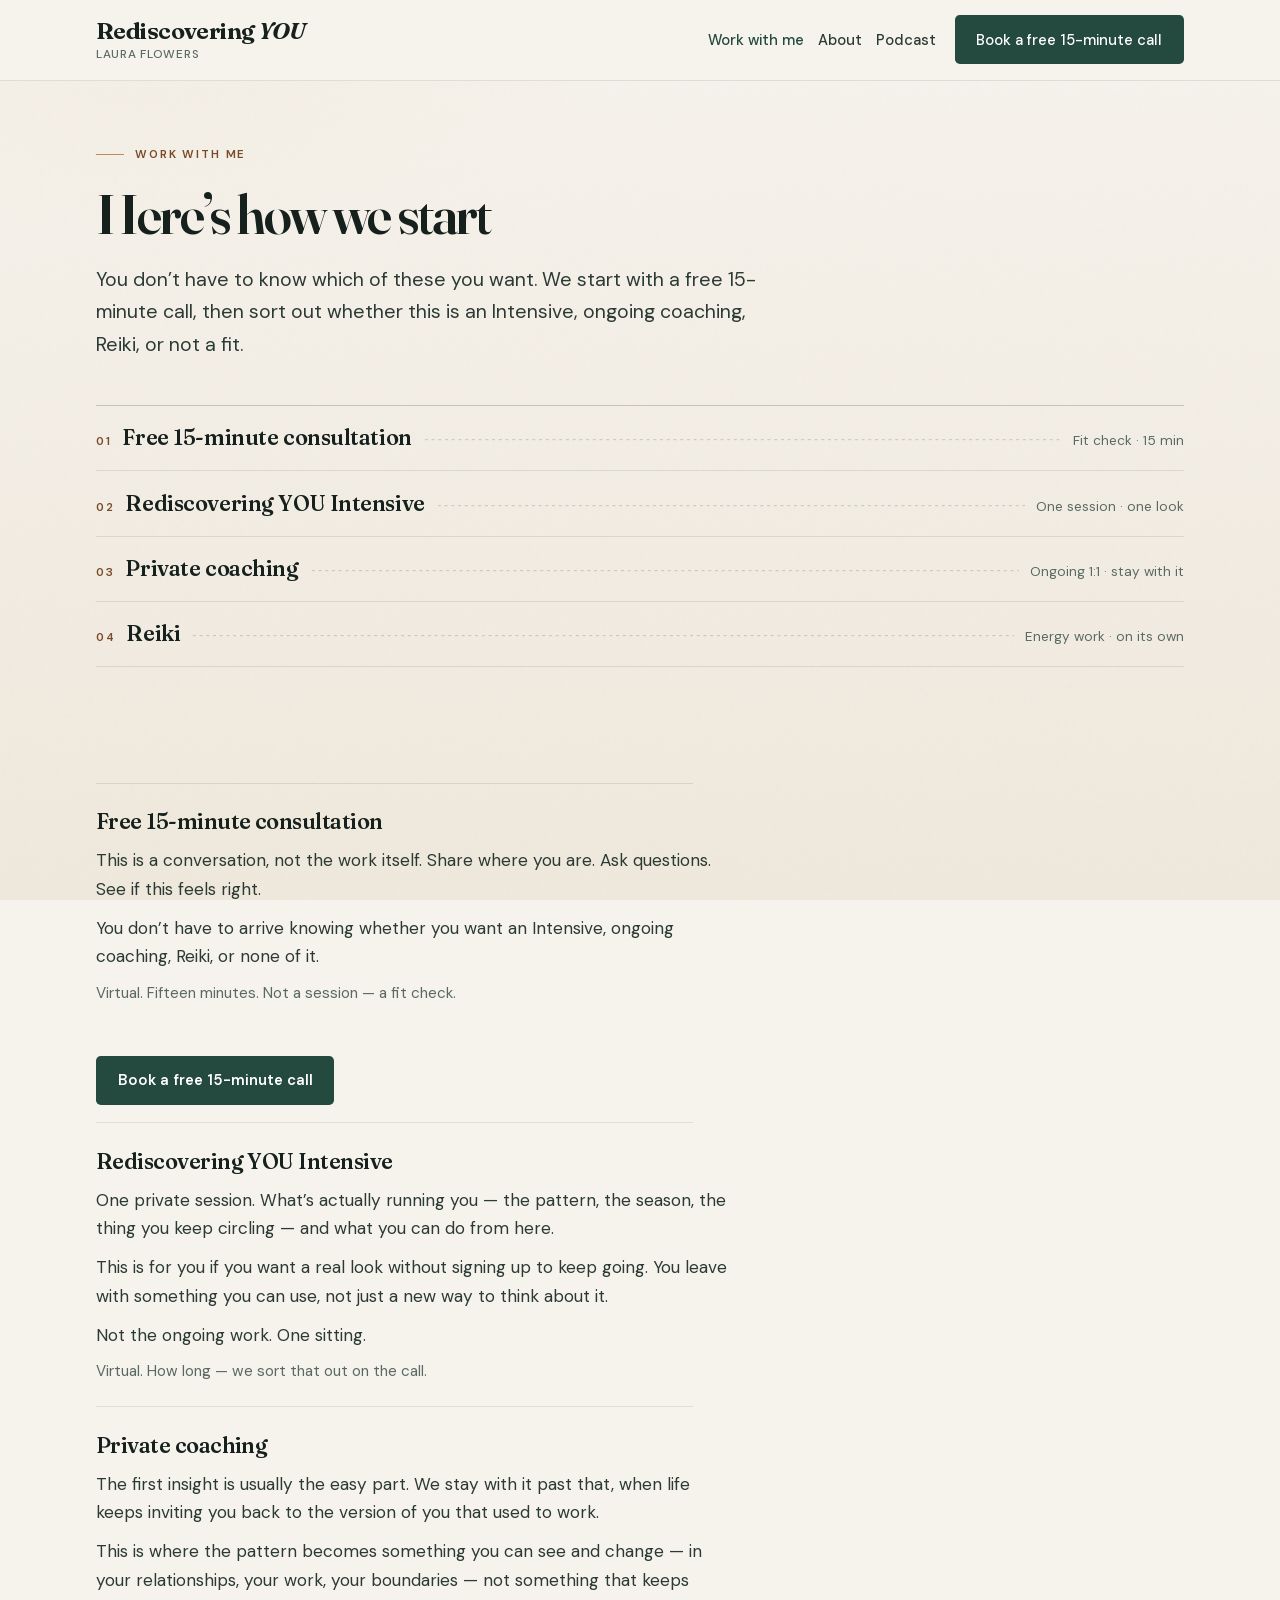
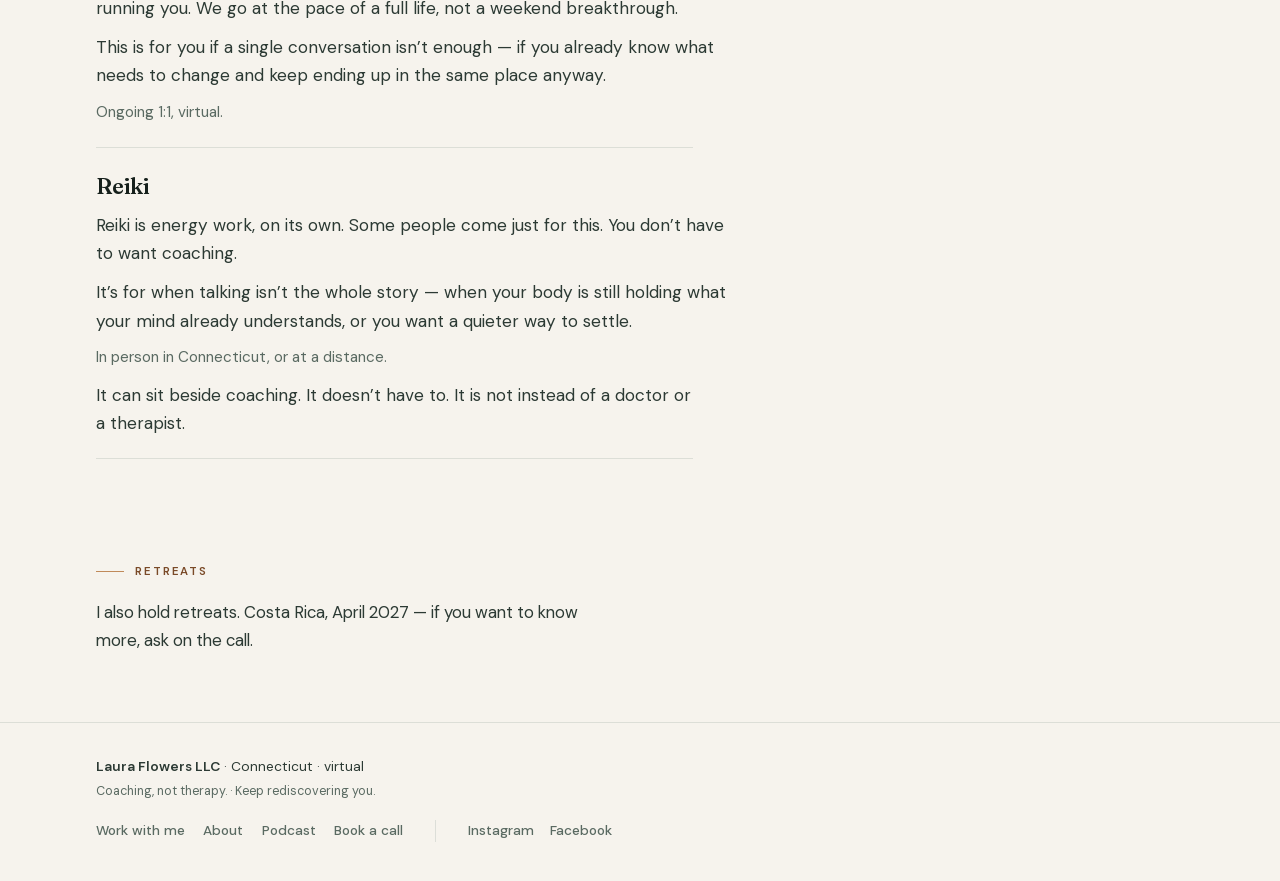
<file: work-with-me.html>
<!DOCTYPE html>
<html lang="en">
<head>
  <meta charset="utf-8" />
  <meta name="viewport" content="width=device-width, initial-scale=1" />
  <title>Work with me — Rediscovering YOU</title>
  <meta name="description" content="Start with a free 15-minute consultation. Intensive, private coaching, and Reiki with Laura Flowers." />
  <meta name="robots" content="noindex, nofollow" />
  <meta property="og:title" content="Work with me — Rediscovering YOU" />
  <meta property="og:description" content="Free 15-minute consultation, Intensive, private coaching, and Reiki with Laura Flowers." />
  <meta property="og:type" content="website" />
  <meta name="theme-color" content="#f6f3ed" />
  <meta name="twitter:card" content="summary" />
  <link rel="icon" href="assets/favicon.svg" type="image/svg+xml" />
  <link rel="icon" href="assets/favicon-32.png" sizes="32x32" type="image/png" />
  <link rel="apple-touch-icon" href="assets/apple-touch-icon.png" />
  <link rel="preload" href="assets/fonts/fraunces-var.woff2" as="font" type="font/woff2" crossorigin />
  <link rel="preload" href="assets/fonts/fraunces-italic-var.woff2" as="font" type="font/woff2" crossorigin />
  <link rel="preload" href="assets/fonts/dmsans-var.woff2" as="font" type="font/woff2" crossorigin />
  <link rel="stylesheet" href="css/styles.css" />
</head>
<body class="page-work">
  <a class="skip-link" href="#main">Skip to content</a>
  <header class="site-header">
    <div class="wrap inner">
      <a class="brand" href="index.html">Rediscovering <em>YOU</em><small>Laura Flowers</small></a>
      <div class="header-actions">
        <a class="btn btn-compact" href="book.html">Book</a>
        <button type="button" class="nav-toggle" aria-expanded="false" aria-controls="primary-nav" aria-label="Menu">
          <span></span><span></span><span></span>
        </button>
      </div>
      <nav class="nav" id="primary-nav" aria-label="Primary">
        <a href="work-with-me.html" aria-current="page">Work with me</a>
        <a href="about.html">About</a>
        <a href="podcast.html">Podcast</a>
        <a class="btn btn-nav-cta" href="book.html">Book a free 15-minute call</a>
      </nav>
    </div>
  </header>

  <main id="main">
    <section class="hero hero-slim hero-index">
      <div class="wrap">
        <p class="plate-label">Work with me</p>
        <h1>Here’s how we start</h1>
        <p class="lede">You don’t have to know which of these you want. We start with a free 15-minute call, then sort out whether this is an Intensive, ongoing coaching, Reiki, or not a fit.</p>
        <ol class="offer-index">
          <li>
            <a href="#consultation">
              <span class="oi-num">01</span>
              <span class="oi-title">Free 15-minute consultation</span>
              <span class="oi-dots" aria-hidden="true"></span>
              <span class="oi-fact">Fit check · 15 min</span>
            </a>
          </li>
          <li>
            <a href="#intensive">
              <span class="oi-num">02</span>
              <span class="oi-title">Rediscovering YOU Intensive</span>
              <span class="oi-dots" aria-hidden="true"></span>
              <span class="oi-fact">One session · one look</span>
            </a>
          </li>
          <li>
            <a href="#coaching">
              <span class="oi-num">03</span>
              <span class="oi-title">Private coaching</span>
              <span class="oi-dots" aria-hidden="true"></span>
              <span class="oi-fact">Ongoing 1:1 · stay with it</span>
            </a>
          </li>
          <li>
            <a href="#reiki">
              <span class="oi-num">04</span>
              <span class="oi-title">Reiki</span>
              <span class="oi-dots" aria-hidden="true"></span>
              <span class="oi-fact">Energy work · on its own</span>
            </a>
          </li>
        </ol>
      </div>
    </section>

    <section class="section-tight">
      <div class="wrap wrap-letter offer-letter">
        <article class="offer-block" id="consultation">
          <h2><a href="book.html">Free 15-minute consultation</a></h2>
          <p>This is a conversation, not the work itself. Share where you are. Ask questions. See if this feels right.</p>
          <p>You don’t have to arrive knowing whether you want an Intensive, ongoing coaching, Reiki, or none of it.</p>
          <p class="offer-fact">Virtual. Fifteen minutes. Not a session — a fit check.</p>
        </article>
        <p class="btn-row"><a class="btn" href="book.html">Book a free 15-minute call</a></p>
        <article class="offer-block" id="intensive">
          <h2>Rediscovering YOU Intensive</h2>
          <p>One private session. What’s actually running you — the pattern, the season, the thing you keep circling — and what you can do from here.</p>
          <p>This is for you if you want a real look without signing up to keep going. You leave with something you can use, not just a new way to think about it.</p>
          <p>Not the ongoing work. One sitting.</p>
          <p class="offer-fact">Virtual. How long — we sort that out on the call.</p>
        </article>
        <article class="offer-block" id="coaching">
          <h2>Private coaching</h2>
          <p>The first insight is usually the easy part. We stay with it past that, when life keeps inviting you back to the version of you that used to work.</p>
          <p>This is where the pattern becomes something you can see and change — in your relationships, your work, your boundaries — not something that keeps running you. We go at the pace of a full life, not a weekend breakthrough.</p>
          <p>This is for you if a single conversation isn’t enough — if you already know what needs to change and keep ending up in the same place anyway.</p>
          <p class="offer-fact">Ongoing 1:1, virtual.</p>
        </article>
        <article class="offer-block" id="reiki">
          <h2>Reiki</h2>
          <p>Reiki is energy work, on its own. Some people come just for this. You don’t have to want coaching.</p>
          <p>It’s for when talking isn’t the whole story — when your body is still holding what your mind already understands, or you want a quieter way to settle.</p>
          <p class="offer-fact">In person in Connecticut, or at a distance.</p>
          <p>It can sit beside coaching. It doesn’t have to. It is not instead of a doctor or a therapist.</p>
        </article>
      </div>
    </section>

    <section class="section-tight">
      <div class="wrap wrap-letter">
        <p class="plate-label">Retreats</p>
        <p class="cta-line">I also hold retreats. Costa Rica, April 2027 — if you want to know more, ask on the call.</p>
      </div>
    </section>
  </main>

  <footer class="site-footer">
    <div class="wrap inner">
      <div class="footer-meta">
        <p class="footer-name"><strong>Laura Flowers LLC</strong> · Connecticut · virtual</p>
        <p class="ethics-line">Coaching, not therapy. · Keep rediscovering you.</p>
      </div>
      <div class="footer-links">
        <nav aria-label="Footer">
          <a href="work-with-me.html">Work with me</a>
          <a href="about.html">About</a>
          <a href="podcast.html">Podcast</a>
          <a href="book.html">Book a call</a>
        </nav>
        <div class="socials">
          <a href="https://www.instagram.com/laurajane23/" target="_blank" rel="noopener">Instagram</a>
          <a href="https://www.facebook.com/lauraflowersllc/" target="_blank" rel="noopener">Facebook</a>
        </div>
      </div>
    </div>
  </footer>
  <script src="js/site.js" defer></script>
</body>
</html>
</file>
<file: css/styles.css>
/* Rediscovering YOU — printed plates on paper
   2026-08-26: each page opens with a different kind of plate (type, photograph,
   index, poster, card) over one unchanging type + hairline system. */

/* ---------- Fonts (self-hosted, latin subset, variable) ---------- */

@font-face {
  font-family: "Fraunces";
  font-style: normal;
  font-weight: 100 900;
  font-display: swap;
  src: url("../assets/fonts/fraunces-var.woff2") format("woff2");
  unicode-range: U+0000-00FF, U+0131, U+0152-0153, U+02BB-02BC, U+02C6, U+02DA, U+02DC, U+0304, U+0308, U+0329, U+2000-206F, U+20AC, U+2122, U+2191, U+2193, U+2212, U+2215, U+FEFF, U+FFFD;
}

@font-face {
  font-family: "Fraunces";
  font-style: italic;
  font-weight: 100 900;
  font-display: swap;
  src: url("../assets/fonts/fraunces-italic-var.woff2") format("woff2");
  unicode-range: U+0000-00FF, U+0131, U+0152-0153, U+02BB-02BC, U+02C6, U+02DA, U+02DC, U+0304, U+0308, U+0329, U+2000-206F, U+20AC, U+2122, U+2191, U+2193, U+2212, U+2215, U+FEFF, U+FFFD;
}

@font-face {
  font-family: "DM Sans";
  font-style: normal;
  font-weight: 100 1000;
  font-display: swap;
  src: url("../assets/fonts/dmsans-var.woff2") format("woff2");
  unicode-range: U+0000-00FF, U+0131, U+0152-0153, U+02BB-02BC, U+02C6, U+02DA, U+02DC, U+0304, U+0308, U+0329, U+2000-206F, U+20AC, U+2122, U+2191, U+2193, U+2212, U+2215, U+FEFF, U+FFFD;
}

@font-face {
  font-family: "DM Sans";
  font-style: italic;
  font-weight: 100 1000;
  font-display: swap;
  src: url("../assets/fonts/dmsans-italic-var.woff2") format("woff2");
  unicode-range: U+0000-00FF, U+0131, U+0152-0153, U+02BB-02BC, U+02C6, U+02DA, U+02DC, U+0304, U+0308, U+0329, U+2000-206F, U+20AC, U+2122, U+2191, U+2193, U+2212, U+2215, U+FEFF, U+FFFD;
}

:root {
  --bg: #f6f3ed;
  --bg-deep: #efe8dc;
  --ink: #16201c;
  --ink-soft: #2c3a34;
  --muted: #5a6a62;
  --forest: #244a3f;
  --deep: #16302a;
  --clay: #c08a5a;
  /* Text-safe clay: 6.7:1 on --bg. Borders/accents keep --clay. */
  --clay-text: #7a4a28;
  --gold: #d9b87a;
  --mist: #e9efe9;
  --card: #fffcf7;
  /* Plum wash sampled from the show art. Kept light: ink reads 9:1 on it. */
  --plum-wash: #f0eaf0;
  --line: color-mix(in srgb, var(--forest) 12%, transparent);
  --rule: color-mix(in srgb, var(--ink) 20%, transparent);
  --rule-soft: color-mix(in srgb, var(--ink) 10%, transparent);
  --shadow: 0 4px 6px rgba(22, 32, 28, 0.03), 0 18px 40px rgba(22, 32, 28, 0.07);
  --radius: 0.4rem;
  --radius-sm: 0.3rem;
  --max: 40rem;
  --wide: 68rem;
  --gutter: 1.25rem;
  --header-h: 5.1rem;
  /* One plate padding, one section padding. Every hero/section points here. */
  --space-plate: clamp(2.5rem, 5vw, 4rem);
  --space-section: clamp(2.25rem, 4vw, 3.5rem);
  --h1-plate: clamp(2.35rem, 4.8vw, 3.5rem);
  --font-display: "Fraunces", "Georgia", serif;
  --font-body: "DM Sans", system-ui, sans-serif;
  --ease: cubic-bezier(0.22, 1, 0.36, 1);
  /* One tempo for the Home breath: 11s = a full resonance breath */
  --breath: 11s;
}

*,
*::before,
*::after {
  box-sizing: border-box;
}

@media (prefers-reduced-motion: no-preference) {
  html {
    scroll-behavior: smooth;
  }
}

body {
  margin: 0;
  font-family: var(--font-body);
  font-size: clamp(1rem, 0.35vw + 0.92rem, 1.08rem);
  line-height: 1.65;
  color: var(--ink);
  background: var(--bg);
  min-height: 100vh;
  font-optical-sizing: auto;
  hanging-punctuation: first last;
  hyphens: manual;
  text-wrap: pretty;
  font-variant-numeric: oldstyle-nums;
}

/* Atmosphere: quiet warm gradient + grain */
body::before {
  content: "";
  position: fixed;
  inset: 0;
  pointer-events: none;
  z-index: -2;
  background:
    radial-gradient(ellipse 70% 50% at 12% 0%, color-mix(in srgb, var(--gold) 8%, transparent) 0%, transparent 55%),
    linear-gradient(180deg, var(--bg) 0%, var(--bg-deep) 100%);
}

body::after {
  content: "";
  position: fixed;
  inset: 0;
  pointer-events: none;
  z-index: -1;
  opacity: 0.02;
  background-image: url("data:image/svg+xml,%3Csvg viewBox='0 0 256 256' xmlns='http://www.w3.org/2000/svg'%3E%3Cfilter id='n'%3E%3CfeTurbulence type='fractalNoise' baseFrequency='0.85' numOctaves='4' stitchTiles='stitch'/%3E%3C/filter%3E%3Crect width='100%25' height='100%25' filter='url(%23n)'/%3E%3C/svg%3E");
}

img {
  max-width: 100%;
  height: auto;
  display: block;
}

a {
  color: var(--forest);
  text-decoration-thickness: 1px;
  text-underline-offset: 3px;
  transition: color 0.2s var(--ease);
}

a:hover {
  color: var(--deep);
}

::selection {
  background: color-mix(in srgb, var(--gold) 45%, transparent);
}

:focus-visible {
  outline: 2px solid var(--clay);
  outline-offset: 3px;
}

section[id],
.offer-block[id] {
  scroll-margin-top: calc(var(--header-h) + 1rem);
}

/* Layout */
.wrap {
  width: min(100% - (2 * var(--gutter)), var(--wide));
  margin-inline: auto;
}

/* Letter columns start on the header's left edge instead of centring themselves */
.wrap-letter,
.about-story {
  width: min(100% - (2 * var(--gutter)), var(--max));
  max-width: var(--max);
  margin-inline: max(var(--gutter), calc((100% - var(--wide)) / 2)) auto;
}

/* Header */
.site-header {
  position: sticky;
  top: 0;
  z-index: 40;
  border-bottom: 1px solid var(--line);
  background: var(--bg);
}

.site-header .inner {
  display: flex;
  flex-wrap: wrap;
  align-items: center;
  justify-content: space-between;
  gap: 0.85rem 1.5rem;
  padding: 0.95rem 0;
}

.brand {
  text-decoration: none;
  color: var(--ink);
  font-family: var(--font-display);
  font-weight: 650;
  font-size: clamp(1.28rem, 0.4vw + 1.18rem, 1.45rem);
  letter-spacing: -0.025em;
  line-height: 1.15;
}

.brand em {
  font-style: italic;
  font-weight: inherit;
  font-family: var(--font-display);
}

.brand small {
  display: block;
  font-family: var(--font-body);
  font-weight: 500;
  font-size: 0.74rem;
  color: var(--muted);
  letter-spacing: 0.06em;
  text-transform: uppercase;
  margin-top: 0.2rem;
}

.nav {
  display: flex;
  flex-wrap: wrap;
  gap: 0.35rem 0.85rem;
  align-items: center;
}

.nav a {
  text-decoration: none;
  color: var(--ink-soft);
  font-size: 0.92rem;
  font-weight: 500;
}

.nav a:hover,
.nav a[aria-current="page"] {
  color: var(--forest);
}

.nav .btn {
  margin-left: 0.35rem;
}

.header-actions {
  display: none;
  align-items: center;
  gap: 0.45rem;
  margin-left: auto;
}

.btn-compact {
  display: none;
  padding: 0.58rem 1.05rem;
  font-size: 0.88rem;
  border-radius: 0.3rem;
}

.nav-toggle {
  display: none;
  width: 2.75rem;
  height: 2.75rem;
  padding: 0;
  border: 1px solid var(--line);
  border-radius: 0.7rem;
  background: var(--card);
  cursor: pointer;
  align-items: center;
  justify-content: center;
  flex-direction: column;
  gap: 5px;
}

.nav-toggle span {
  display: block;
  width: 1.1rem;
  height: 2px;
  background: var(--ink);
  border-radius: 2px;
  transition: transform 0.2s var(--ease), opacity 0.2s var(--ease);
}

.nav-toggle[aria-expanded="true"] span:nth-child(1) {
  transform: translateY(7px) rotate(45deg);
}

.nav-toggle[aria-expanded="true"] span:nth-child(2) {
  opacity: 0;
}

.nav-toggle[aria-expanded="true"] span:nth-child(3) {
  transform: translateY(-7px) rotate(-45deg);
}

/* Buttons */
.btn {
  display: inline-flex;
  align-items: center;
  justify-content: center;
  gap: 0.4rem;
  background: var(--forest);
  color: #fff !important;
  text-decoration: none !important;
  font-family: var(--font-body);
  font-weight: 600;
  font-size: 0.92rem;
  padding: 0.78rem 1.35rem;
  border-radius: 0.3rem;
  border: 0;
  cursor: pointer;
  transition: background-color 0.2s var(--ease);
}

.btn:hover {
  background: var(--deep);
  color: #fff !important;
}

.btn-row {
  display: flex;
  flex-wrap: wrap;
  gap: 0.85rem 1.25rem;
  align-items: center;
  margin-top: 1.75rem;
}

.btn-row .text-link {
  margin-top: 0;
}

.text-link {
  display: inline-block;
  margin-top: 1.1rem;
  font-weight: 600;
  text-decoration: none;
  color: var(--forest);
}

.text-link:hover {
  color: var(--deep);
}

/* Underline that draws in on intent */
.text-link,
.story-block a,
.offer-block h2 a,
.cta-line a,
.short a,
.tiny a,
.ethics-line a {
  text-decoration: none;
  background-image: linear-gradient(currentColor, currentColor);
  background-repeat: no-repeat;
  background-position: 0 100%;
  background-size: 0 1px;
  padding-bottom: 2px;
  transition: background-size 0.28s var(--ease), color 0.2s var(--ease);
}

.text-link:hover,
.text-link:focus-visible,
.story-block a:hover,
.story-block a:focus-visible,
.offer-block h2 a:hover,
.offer-block h2 a:focus-visible,
.cta-line a:hover,
.cta-line a:focus-visible,
.short a:hover,
.short a:focus-visible,
.tiny a:hover,
.tiny a:focus-visible,
.ethics-line a:hover,
.ethics-line a:focus-visible {
  background-size: 100% 1px;
}

/* Hero */
.hero {
  position: relative;
  padding: var(--space-plate) 0;
}

/* Type plate: the sentence is the whole first screen, index rail at its base */
.hero-home {
  padding: 0;
  display: grid;
  grid-template-rows: 1fr auto;
  overflow: clip;
}

/* Top-aligned on phone and desktop; the slack sits between sentence and rail */
.hero-sentence {
  align-self: start;
  position: relative;
  z-index: 1;
  width: min(100% - (2 * var(--gutter)), var(--wide));
  margin-inline: auto;
  padding: var(--space-plate) 0 var(--space-section);
}

.hero-lost {
  overflow: clip;
}

.hero-lost .sentence {
  font-size: clamp(2.1rem, 6.4vw, 3.4rem);
}

/* Small-caps furniture: every plate says what it is */
.plate-label {
  display: flex;
  align-items: center;
  gap: 0.7rem;
  margin: 0 0 1.15rem;
  font-family: var(--font-body);
  font-size: 0.72rem;
  font-weight: 600;
  letter-spacing: 0.16em;
  text-transform: uppercase;
  color: var(--clay-text);
}

.plate-label::before {
  content: "";
  flex: none;
  width: 1.75rem;
  height: 1px;
  background: var(--clay);
}

.hero-kicker {
  font-family: var(--font-display);
  font-style: italic;
  font-weight: 500;
  font-size: 1.05rem;
  letter-spacing: normal;
  text-transform: none;
  color: var(--clay-text);
  margin: 0 0 0.85rem;
}

.hero h1 {
  font-family: var(--font-display);
  font-size: clamp(2.35rem, 5.5vw, 3.85rem);
  font-weight: 600;
  line-height: 1.12;
  letter-spacing: -0.03em;
  margin: 0 0 1.15rem;
  max-width: 14ch;
  text-wrap: balance;
  color: var(--ink);
}

.hero h1 em {
  font-style: italic;
  font-weight: 500;
  color: var(--forest);
}

/* The page turn: statement, hairline off the right edge, then the question */
.sentence {
  max-width: none;
  font-size: clamp(2.1rem, 7.4vw, 2.9rem);
  line-height: 1.1;
  letter-spacing: -0.032em;
  margin: 0;
}

.sentence-a,
.sentence-b {
  display: block;
}

.sentence-b {
  position: relative;
  margin-top: 0.42em;
  padding-top: 0.42em;
}

.sentence-b::before {
  content: "";
  position: absolute;
  top: 0;
  left: 0;
  width: 100vw;
  height: 1px;
  background: linear-gradient(
    90deg,
    var(--clay) 0 3.25rem,
    var(--rule) 3.25rem 62%,
    transparent 100%
  );
}

/* One motion on Home: the clay segment of the hairline extends and releases */
@media (prefers-reduced-motion: no-preference) {
  .sentence-b::after {
    content: "";
    position: absolute;
    top: 0;
    left: 0;
    width: 6rem;
    height: 1px;
    background: var(--clay);
    transform-origin: 0 50%;
    animation: breath-rule var(--breath) ease-in-out infinite;
  }

  @keyframes breath-rule {
    0%, 100% { transform: scaleX(0.45); opacity: 0.75; }
    50%      { transform: scaleX(1); opacity: 1; }
  }

  /* Field lines sway like grass in a slow wind — two layers, offset half a breath */
  .field .g1 {
    transform-origin: 50% 100%;
    animation: sway-a var(--breath) ease-in-out infinite alternate;
  }

  .field .g2 {
    transform-origin: 50% 100%;
    animation: sway-b calc(var(--breath) * 1.18) ease-in-out infinite alternate;
    animation-delay: calc(var(--breath) / -2);
  }

  @keyframes sway-a {
    from { transform: rotate(-0.45deg) translateY(1.5px); }
    to   { transform: rotate(0.45deg) translateY(-1.5px); }
  }

  @keyframes sway-b {
    from { transform: rotate(0.35deg) translateY(-2px); }
    to   { transform: rotate(-0.35deg) translateY(2px); }
  }
}

/* Field lines: SVG grass filling the slack between the sentence and the rail */
.field {
  position: absolute;
  left: 0;
  right: 0;
  bottom: 0;
  height: min(26vh, 250px);
  pointer-events: none;
  z-index: 0;
  overflow: hidden;
}

.field svg {
  width: 100%;
  height: 100%;
  display: block;
}

.field path {
  fill: none;
  stroke: var(--forest);
  vector-effect: non-scaling-stroke;
}

.hero-slim h1 {
  font-size: var(--h1-plate);
  max-width: 12ch;
}

/* Display sizes ask Fraunces for its display cut, not the text cut */
.hero h1,
.sentence,
.hero-slim h1 {
  font-optical-sizing: auto;
  font-variation-settings: "opsz" 144, "SOFT" 50;
  letter-spacing: -0.035em;
}

/* Body hyphenation must not reach the headlines */
h1,
h2,
h3 {
  hyphens: manual;
}

.hero .lede {
  font-size: clamp(1.05rem, 1.2vw + 0.9rem, 1.22rem);
  color: var(--ink-soft);
  max-width: 36ch;
  margin: 0;
}

.page-home .lede {
  max-width: 44ch;
  font-size: clamp(1.05rem, 0.5vw + 0.95rem, 1.15rem);
}

/* Index rail: a printed contents line at the base of the first screen.
   Opaque and above the field so the grass reads as a horizon behind it. */
.index-rail {
  position: relative;
  z-index: 1;
  background: var(--bg);
  width: min(100% - (2 * var(--gutter)), var(--wide));
  margin-inline: auto;
  border-top: 1px solid var(--rule);
  display: grid;
}

.index-rail a {
  display: grid;
  gap: 0.15rem;
  padding: 0.95rem 0;
  text-decoration: none;
  color: var(--ink);
  border-bottom: 1px solid var(--rule-soft);
}

.index-rail a:last-child {
  border-bottom: 0;
}

.idx-num {
  font-family: var(--font-body);
  font-size: 0.7rem;
  font-weight: 600;
  letter-spacing: 0.16em;
  color: var(--clay-text);
  font-variant-numeric: tabular-nums lining-nums;
}

.idx-title {
  font-family: var(--font-display);
  font-size: 1.15rem;
  font-weight: 600;
  letter-spacing: -0.02em;
  color: var(--ink);
  transition: color 0.2s var(--ease);
}

.index-rail a:hover .idx-title,
.index-rail a:focus-visible .idx-title {
  color: var(--forest);
}

.idx-note {
  font-size: 0.88rem;
  color: var(--muted);
  max-width: 34ch;
}

.cover-frame {
  margin: 0;
  max-width: 22rem;
  width: 100%;
}

.cover-frame img {
  width: 100%;
  height: auto;
  aspect-ratio: 1;
  object-fit: cover;
  background: var(--deep);
}

.cover-frame.sleeve img {
  border-radius: 0.35rem;
  box-shadow: 0 18px 40px rgba(22, 32, 28, 0.14);
  border: 1px solid color-mix(in srgb, var(--clay) 35%, var(--line));
}

/* Sections */
section {
  padding: var(--space-section) 0;
}

.section-tight {
  padding: var(--space-section) 0;
}

.band-mist {
  background: var(--bg-deep);
  border-block: 1px solid var(--line);
  padding: var(--space-section) 0;
}

h2 {
  font-family: var(--font-display);
  font-size: clamp(1.55rem, 2.5vw, 2rem);
  font-weight: 600;
  letter-spacing: -0.025em;
  margin: 0 0 0.9rem;
  color: var(--ink);
  text-wrap: balance;
}

h3 {
  font-family: var(--font-display);
  font-size: 1.2rem;
  font-weight: 600;
  margin: 0 0 0.45rem;
  letter-spacing: -0.02em;
}

.section-intro {
  max-width: 36ch;
  color: var(--ink-soft);
  margin: 0 0 1.5rem;
}

.short {
  color: var(--ink-soft);
  max-width: 32ch;
  margin: 0.5rem 0 0;
  font-size: 1.02rem;
}

.tiny {
  font-size: 0.78rem;
  margin-top: 1rem;
}

.role-line {
  margin: 1.1rem 0 0;
  color: var(--muted);
  font-size: 0.95rem;
  letter-spacing: 0.01em;
}

.cta-line {
  margin: 0;
  color: var(--ink-soft);
  font-size: 1.05rem;
  max-width: 42ch;
}

/* Prose refinements */
.story-block p,
.offer-block p,
.lede {
  font-optical-sizing: auto;
}

.story-block p,
.offer-block p {
  hanging-punctuation: first last;
  hyphens: manual;
  text-wrap: pretty;
  font-variant-numeric: oldstyle-nums;
}

/* Letter-style row lists (outcomes, episodes, offers) */
.outcomes-letter {
  list-style: none;
  margin: 0;
  padding: 0;
  display: grid;
}

.outcomes-letter > li {
  padding: 1.05rem 0;
  border-top: 1px solid var(--line);
}

.outcomes-letter > li:last-child {
  border-bottom: 1px solid var(--line);
}

.outcomes-letter h3 {
  margin: 0 0 0.25rem;
}

.outcomes-letter p {
  margin: 0;
  color: var(--ink-soft);
}

.ep-rows {
  list-style: none;
  margin: 1.25rem 0 0;
  padding: 0;
}

.ep-rows > li {
  padding: 1.15rem 0;
  border-top: 1px solid var(--line);
}

.ep-rows > li:last-child {
  border-bottom: 1px solid var(--line);
}

.ep-rows h3 {
  margin: 0.2rem 0 0.35rem;
  font-family: var(--font-body);
  font-size: 1.05rem;
  font-weight: 600;
}

.ep-rows h3 a {
  text-decoration: none;
  color: var(--ink);
}

.ep-rows h3 a:hover {
  color: var(--forest);
}

.offer-letter {
  display: grid;
}

/* Rules stop short of the measure so the column reads as a letter, not a table */
.offer-block {
  position: relative;
  padding: 1.35rem 0;
  border-top: none;
}

.offer-block::before,
.offer-block:last-child::after {
  content: "";
  position: absolute;
  left: 0;
  right: 2.5em;
  height: 1px;
  background: var(--line);
}

.offer-block::before {
  top: 0;
}

.offer-block:last-child::after {
  bottom: 0;
}

.offer-block h2 {
  margin: 0 0 0.4rem;
  font-size: 1.35rem;
}

.offer-block h2 a {
  text-decoration: none;
  color: inherit;
}

.offer-block h2 a:hover {
  color: var(--forest);
}

.offer-block p {
  margin: 0;
  color: var(--ink-soft);
}

.offer-block p + p {
  margin-top: 0.65rem;
}

.offer-block p.offer-fact {
  color: var(--muted);
  font-size: 0.95rem;
}

/* Work: printed contents list with dot leaders */
.offer-index {
  list-style: none;
  margin: 2rem 0 0;
  padding: 0;
  border-top: 1px solid var(--rule);
}

.offer-index > li {
  border-bottom: 1px solid var(--rule-soft);
}

.offer-index a {
  display: flex;
  align-items: baseline;
  gap: 0.7rem;
  padding: 0.9rem 0;
  text-decoration: none;
  color: var(--ink);
}

.oi-num {
  flex: none;
  font-size: 0.72rem;
  font-weight: 600;
  letter-spacing: 0.14em;
  color: var(--clay-text);
  font-variant-numeric: tabular-nums lining-nums;
}

.oi-title {
  font-family: var(--font-display);
  font-size: clamp(1.1rem, 1vw + 0.9rem, 1.35rem);
  font-weight: 600;
  letter-spacing: -0.02em;
  transition: color 0.2s var(--ease);
}

.offer-index a:hover .oi-title,
.offer-index a:focus-visible .oi-title {
  color: var(--forest);
}

/* The leader is decoration; it must not be read aloud or selected */
.oi-dots {
  flex: 1 1 2rem;
  min-width: 1.5rem;
  height: 1px;
  transform: translateY(-0.28em);
  background-image: radial-gradient(circle, var(--rule) 1px, transparent 1.2px);
  background-size: 0.42rem 1px;
  background-repeat: repeat-x;
  background-position: 0 0;
}

.oi-fact {
  flex: none;
  font-size: 0.85rem;
  color: var(--muted);
  text-align: right;
}

/* Home: the show art gets its own plate, well below the fold */
.listen-plate {
  display: grid;
  gap: 1.75rem;
  align-items: start;
}

.listen-plate .cover-frame {
  max-width: 13rem;
}

/* Notice */
.notice {
  padding: 1rem 1.15rem;
  border-radius: var(--radius);
  border: 1px solid var(--line);
  background: color-mix(in srgb, var(--mist) 70%, white);
  color: var(--ink-soft);
  font-size: 0.95rem;
}

.notice strong {
  color: var(--ink);
  font-family: var(--font-display);
  font-weight: 600;
}

/* Podcast — poster plate on a wash sampled from the cover art */
.hero-poster {
  background: var(--plum-wash);
  border-bottom: 1px solid var(--rule-soft);
}

.poster-grid {
  display: grid;
  gap: 1.75rem;
  align-items: center;
}

.poster-sleeve {
  margin: 0;
  width: 100%;
  max-width: 13rem;
}

.poster-sleeve img {
  width: 100%;
  height: auto;
  aspect-ratio: 1;
  object-fit: cover;
  border-radius: 0.3rem;
  border: 1px solid color-mix(in srgb, var(--ink) 14%, transparent);
  box-shadow: 0 2px 4px rgba(22, 32, 28, 0.06), 0 26px 55px rgba(22, 32, 28, 0.18);
}

.poster-copy h1 {
  font-size: clamp(2.05rem, 5.4vw, 2.7rem);
  max-width: 20ch;
  margin: 0 0 1rem;
}

.poster-meta {
  margin: 1.4rem 0 0;
  font-size: 0.8rem;
  font-weight: 600;
  letter-spacing: 0.08em;
  text-transform: uppercase;
  color: var(--ink-soft);
  font-variant-numeric: tabular-nums lining-nums;
}

@media (min-width: 760px) {
  .poster-grid {
    grid-template-columns: minmax(0, 20rem) minmax(0, 1fr);
    gap: 3rem;
  }

  .poster-sleeve {
    max-width: 20rem;
  }
}

.episode-controls {
  display: grid;
  gap: 1rem;
  margin-bottom: 1.25rem;
}

.episode-search {
  width: 100%;
  max-width: 28rem;
  font-family: var(--font-body);
  font-size: 1rem;
  padding: 0.85rem 1.15rem;
  border-radius: var(--radius-sm);
  border: 1px solid var(--line);
  background: var(--card);
  color: var(--ink);
  box-shadow: var(--shadow);
  outline: none;
  transition: border-color 0.2s ease, box-shadow 0.2s ease;
}

.episode-search::placeholder {
  color: var(--muted);
}

.episode-search:focus {
  border-color: color-mix(in srgb, var(--forest) 40%, transparent);
  box-shadow: 0 0 0 3px color-mix(in srgb, var(--gold) 35%, transparent), var(--shadow);
}

.tag-chips {
  display: flex;
  flex-wrap: wrap;
  gap: 0.45rem;
}

.tag-chip {
  font-family: var(--font-body);
  font-size: 0.8rem;
  font-weight: 600;
  letter-spacing: 0.02em;
  text-transform: capitalize;
  padding: 0.4rem 0.85rem;
  border-radius: var(--radius-sm);
  border: 1px solid var(--line);
  background: color-mix(in srgb, var(--mist) 60%, white);
  color: var(--ink-soft);
  cursor: pointer;
  transition: background 0.2s ease, color 0.2s ease, border-color 0.2s ease;
}

.tag-chip:hover {
  border-color: color-mix(in srgb, var(--forest) 30%, transparent);
  color: var(--forest);
}

.tag-chip.is-active {
  background: linear-gradient(145deg, var(--forest), var(--deep));
  color: #fff;
  border-color: transparent;
}

.episode-status {
  margin: 0 0 0.75rem;
  font-size: 0.88rem;
  color: var(--muted);
  min-height: 1.25em;
}

.episode-list {
  list-style: none;
  margin: 0;
  padding: 0;
  display: grid;
}

.episode-card {
  padding: 1.15rem 0;
  border-top: 1px solid var(--line);
}

.episode-card:last-child {
  border-bottom: 1px solid var(--line);
}

.ep-meta {
  display: block;
  font-size: 0.78rem;
  font-weight: 600;
  letter-spacing: 0.06em;
  text-transform: uppercase;
  color: var(--clay-text);
  margin-bottom: 0.45rem;
  font-variant-numeric: tabular-nums;
}

.ep-dur {
  font-variant-numeric: tabular-nums;
}

.ep-num {
  color: var(--forest);
}

.episode-card h3 {
  margin: 0 0 0.5rem;
  font-size: clamp(1.05rem, 1.5vw, 1.2rem);
  line-height: 1.35;
}

.episode-card h3 a {
  text-decoration: none;
  color: var(--ink);
}

.episode-card h3 a:hover {
  color: var(--forest);
}

.ep-summary {
  margin: 0 0 0.75rem;
  color: var(--ink-soft);
  font-size: 0.92rem;
  max-width: 56ch;
}

.ep-tags {
  display: flex;
  flex-wrap: wrap;
  gap: 0.35rem;
  margin-bottom: 0.65rem;
}

.ep-tag {
  font-size: 0.72rem;
  font-weight: 600;
  text-transform: capitalize;
  letter-spacing: 0.03em;
  padding: 0.25rem 0.6rem;
  border-radius: var(--radius-sm);
  background: color-mix(in srgb, var(--mist) 75%, white);
  color: var(--muted);
  border: 1px solid var(--line);
}

.ep-listen {
  margin-top: 0.35rem;
  font-size: 0.9rem;
}

.eps-all {
  margin-top: 2.5rem;
}

.podcast-more {
  margin: 1.25rem 0 0;
}

/* About — photograph plate. The header rides the photo, then turns solid paper. */
.page-about .site-header {
  position: fixed;
  left: 0;
  right: 0;
  top: 0;
  background: transparent;
  border-bottom: 0;
  transition: background-color 0.25s var(--ease);
}

/* Set once the photograph has scrolled past, so story copy never slides under
   transparent type. Without JS the noscript block in about.html pins it solid. */
body.header-pinned .site-header {
  background: var(--bg);
  border-bottom: 1px solid var(--line);
}

.page-about .nav.is-open {
  background: var(--bg);
}

.hero-about {
  padding: 0;
}

.about-stage {
  position: relative;
  min-height: 100svh;
  display: grid;
  align-items: end;
  overflow: hidden;
}

/* The srcset wrapper must not collapse the stage grid */
.about-stage picture {
  position: absolute;
  inset: 0;
}

.about-stage-photo {
  position: absolute;
  inset: 0;
  width: 100%;
  height: 100%;
  object-fit: cover;
  object-position: 57% 20%;
}

/* Two scrims: the top one guarantees header contrast on grass *or* on hair;
   the bottom one hands the photograph back to the paper. */
.about-stage::after {
  content: "";
  position: absolute;
  inset: 0;
  pointer-events: none;
  background:
    linear-gradient(
      180deg,
      color-mix(in srgb, var(--bg) 80%, transparent) 0%,
      color-mix(in srgb, var(--bg) 45%, transparent) 9%,
      transparent 22%
    ),
    linear-gradient(
      180deg,
      transparent 46%,
      color-mix(in srgb, var(--bg) 62%, transparent) 74%,
      var(--bg) 97%
    );
}

.about-stage-copy {
  position: relative;
  z-index: 1;
  width: min(100% - (2 * var(--gutter)), var(--max));
  margin-inline: max(var(--gutter), calc((100% - var(--wide)) / 2)) auto;
  padding: 0 0 clamp(2.5rem, 6vw, 3.75rem);
}

.about-stage-copy .plate-label {
  margin-bottom: 0.9rem;
}

.about-stage-copy h1 {
  max-width: 12ch;
  font-size: clamp(2.6rem, 7.5vw, 4.1rem);
}

.about-stage-copy .lede {
  max-width: 32ch;
}

.about-stage-copy .text-link {
  color: var(--forest);
}

.about-story {
  display: grid;
  gap: 1.75rem;
}

.story-block h2 {
  margin-bottom: 0.65rem;
}

.story-block p {
  margin: 0;
  color: var(--ink-soft);
}

.story-block p + p {
  margin-top: 0.65rem;
}

.about-notice {
  margin-top: 0.5rem;
}

/* Book */
.book-layout {
  display: grid;
  gap: 2rem;
  align-items: center;
}

@media (min-width: 800px) {
  .book-layout {
    grid-template-columns: 1.1fr 0.9fr;
    align-items: start;
    gap: 3rem;
  }

  /* Headline aligns with the top of the calendar card, not its middle */
  .book-layout > div:first-child {
    padding-top: clamp(1rem, 4vh, 2.5rem);
  }
}

.book-layout h1 {
  font-size: clamp(2.7rem, 7.5vw, 4.4rem);
  max-width: 10ch;
}

.book-panel {
  background: var(--card);
  border: 1px solid var(--rule-soft);
  border-top: 1px solid var(--rule);
  border-radius: var(--radius);
  padding: clamp(1.35rem, 3.5vw, 1.9rem);
  position: relative;
}

.book-panel .plate-label {
  margin-bottom: 0.7rem;
}

.book-panel-copy {
  margin: 0 0 1.25rem;
  color: var(--ink-soft);
  font-size: 0.95rem;
  position: relative;
  z-index: 1;
}

.calendly-inline-widget {
  min-width: 280px;
  height: 72vh;
  min-height: 660px;
  max-height: 900px;
}

/* Footer */
.site-footer {
  margin-top: 1rem;
  padding: 2rem 0 2.4rem;
  border-top: 1px solid var(--line);
  font-size: 0.85rem;
  color: var(--muted);
}

.site-footer .inner {
  width: min(100% - (2 * var(--gutter)), var(--max));
  max-width: var(--max);
  margin-inline: max(var(--gutter), calc((100% - var(--wide)) / 2)) auto;
  display: grid;
  gap: 1.15rem;
}

.footer-links {
  display: flex;
  align-items: center;
  gap: 0.75rem 2rem;
}

.site-footer nav {
  display: grid;
  grid-template-columns: repeat(4, max-content);
  gap: 0.55rem 1.15rem;
}

.site-footer a {
  color: var(--muted);
  text-decoration: none;
  font-weight: 500;
}

.site-footer a:hover {
  color: var(--forest);
}

.footer-meta {
  display: grid;
  gap: 0.2rem;
}

.footer-name {
  margin: 0;
  color: var(--ink-soft);
  font-size: 0.86rem;
}

.footer-name strong {
  font-weight: 600;
}

.ethics-line {
  margin: 0;
  font-size: 0.78rem;
  color: var(--muted);
}

.socials {
  display: flex;
  flex-wrap: nowrap;
  gap: 0.55rem 1rem;
  padding-left: 2rem;
  border-left: 1px solid var(--line);
}

@media (max-width: 560px) {
  .site-footer {
    padding-block: 1.75rem 2rem;
  }

  .footer-links {
    display: grid;
    gap: 0.9rem;
  }

  .site-footer nav {
    grid-template-columns: repeat(2, minmax(0, 1fr));
    gap: 0.5rem 1rem;
  }

  .socials {
    padding-left: 0;
    border-left: 0;
  }
}

/* Accessibility helpers */
.sr-only {
  position: absolute;
  width: 1px;
  height: 1px;
  padding: 0;
  margin: -1px;
  overflow: hidden;
  clip: rect(0, 0, 0, 0);
  white-space: nowrap;
  border: 0;
}

.skip-link {
  position: absolute;
  left: 1rem;
  top: -100%;
  z-index: 100;
  background: var(--deep);
  color: #fff;
  padding: 0.65rem 1.1rem;
  border-radius: var(--radius-sm);
  font-weight: 600;
  text-decoration: none;
  transition: top 0.2s var(--ease);
}

.skip-link:focus-visible {
  top: 0.75rem;
  color: #fff;
}

/* Mobile nav */
@media (max-width: 899px) {
  .about-stage {
    min-height: 100svh;
  }

  .about-stage-photo {
    object-position: 52% 16%;
  }

  /* Phone keeps its own bottom fade, but the header scrim stays — the nav has to
     be readable at 390 before any scrolling happens. */
  .about-stage::after {
    background:
      linear-gradient(
        180deg,
        color-mix(in srgb, var(--bg) 82%, transparent) 0%,
        color-mix(in srgb, var(--bg) 48%, transparent) 8%,
        transparent 20%
      ),
      linear-gradient(
        180deg,
        transparent 34%,
        color-mix(in srgb, var(--bg) 58%, transparent) 62%,
        var(--bg) 92%
      );
  }

  .about-stage-copy {
    width: min(100% - (2 * var(--gutter)), var(--max));
    margin-inline: auto;
    padding: 0 0 2.5rem;
  }

  /* Phone crops the photograph to her face; a label there lands on her cheek */
  .about-stage-copy .plate-label {
    display: none;
  }

  .poster-sleeve {
    max-width: min(100%, 17rem);
  }

  .header-actions {
    display: flex;
    flex-shrink: 0;
  }

  .btn-compact {
    display: inline-flex;
    flex-shrink: 0;
    white-space: nowrap;
  }

  .nav-toggle {
    display: inline-flex;
    flex-shrink: 0;
  }

  .nav {
    display: none;
    width: 100%;
    flex-direction: column;
    align-items: stretch;
    gap: 0.45rem;
    padding: 0.35rem 0 0.65rem;
  }

  .nav.is-open {
    display: flex;
  }

  .nav a {
    padding: 0.65rem 0.2rem;
    min-height: 44px;
    display: flex;
    align-items: center;
  }

  .nav .btn-nav-cta {
    display: none;
  }

  .nav.is-open .btn-nav-cta {
    display: flex;
  }

  body.nav-open {
    overflow: hidden;
  }

  .sentence-b::before {
    background: linear-gradient(
      90deg,
      var(--clay) 0 2.5rem,
      var(--rule) 2.5rem 78%,
      transparent 100%
    );
  }

  /* Dot leaders need a wide line to be a leader; below desktop the fact stacks */
  .offer-index a {
    display: grid;
    grid-template-columns: auto minmax(0, 1fr);
    column-gap: 0.7rem;
    row-gap: 0.15rem;
    align-items: baseline;
  }

  .oi-title {
    grid-column: 2;
    min-width: 0;
  }

  .oi-dots {
    display: none;
  }

  .oi-fact {
    grid-column: 2;
    text-align: left;
  }

  /* On phone the field is a slim strip above the rail so 12 paths don't smudge */
  .field {
    height: 120px;
    opacity: 0.8;
  }
}

@media (max-width: 440px) {
  :root {
    --gutter: 1rem;
    --header-h: 4.6rem;
  }

  .site-header .inner {
    column-gap: 0.55rem;
  }

  .brand {
    flex: 1 1 auto;
    min-width: 0;
    font-size: 1.13rem;
    white-space: nowrap;
  }

  .brand small {
    font-size: 0.66rem;
  }

  .header-actions {
    gap: 0.35rem;
  }

  .btn-compact {
    padding: 0.52rem 0.8rem;
    font-size: 0.82rem;
  }

  .nav-toggle {
    width: 2.55rem;
    height: 2.55rem;
  }
}

/* One column on desktop: header, hero, letter, footer share the same edges */
@media (min-width: 900px) {
  :root {
    --gutter: 2.5rem;
  }

  /* Full-bleed containers only. Letter columns keep their measure. */
  .wrap,
  .hero-sentence,
  .index-rail,
  .book-layout {
    width: min(100% - (2 * var(--gutter)), var(--wide));
    max-width: var(--wide);
    margin-inline: auto;
  }

  /* Restated after .wrap so the wide container can't win the cascade here */
  .wrap-letter,
  .about-story {
    width: min(100% - (2 * var(--gutter)), var(--max));
    max-width: var(--max);
    margin-inline: max(var(--gutter), calc((100% - var(--wide)) / 2)) auto;
  }

  /* Home: sentence stays at the top; the rail sits at the base of the screen */
  .hero-home {
    min-height: calc(100svh - var(--header-h));
  }

  .index-rail {
    grid-template-columns: repeat(3, minmax(0, 1fr));
  }

  .index-rail a {
    padding: 1.15rem 1.75rem 1.35rem 0;
    border-bottom: 0;
  }

  .index-rail a + a {
    border-left: 1px solid var(--rule-soft);
    padding-left: 1.75rem;
  }

  .sentence {
    font-size: clamp(2.9rem, 4.4vw, 4.35rem);
    line-height: 1.06;
  }

  /* The title sits on the wide track but stays a title, not a banner */
  .hero-slim h1 {
    line-height: 1.14;
  }

  .hero .lede {
    max-width: 48ch;
  }

  .offer-index {
    margin-top: 2.75rem;
  }

  .listen-plate {
    grid-template-columns: minmax(0, var(--max)) 15rem;
    gap: 3.5rem;
  }

  .listen-plate .cover-frame {
    max-width: 15rem;
  }

  .outcomes-letter {
    grid-template-columns: 1fr 1fr;
    column-gap: 3rem;
  }
}

@media (prefers-reduced-motion: reduce) {
  *,
  *::before,
  *::after {
    animation: none !important;
    transition: none !important;
  }

  /* The breath segment goes; the field stays, static */
  .sentence-b::after {
    display: none;
  }

  /* No draw — a plain underline appears on hover instead */
  .text-link,
  .story-block a,
  .offer-block h2 a,
  .cta-line a,
  .short a,
  .tiny a,
  .ethics-line a {
    background-image: none;
    padding-bottom: 0;
  }

  .text-link:hover,
  .text-link:focus-visible,
  .story-block a:hover,
  .story-block a:focus-visible,
  .offer-block h2 a:hover,
  .offer-block h2 a:focus-visible,
  .cta-line a:hover,
  .cta-line a:focus-visible,
  .short a:hover,
  .short a:focus-visible,
  .tiny a:hover,
  .tiny a:focus-visible,
  .ethics-line a:hover,
  .ethics-line a:focus-visible {
    text-decoration: underline;
  }
}

@media print {
  .site-header,
  .nav,
  .header-actions,
  .btn,
  .skip-link,
  .calendly-inline-widget,
  .episode-controls,
  .site-footer nav,
  .socials,
  .about-stage-photo,
  .field {
    display: none !important;
  }

  /* Footer chrome goes; the ethics line stays as a footnote */
  .site-footer {
    margin: 0;
    padding: 0.75rem 0 0;
    border-top: 1px solid #000;
    color: #000;
  }

  body {
    background: #fff;
    color: #000;
  }

  body::before,
  body::after {
    display: none;
  }

  .band-mist {
    background: #fff;
    border-block: 0;
  }

  .notice,
  .about-notice {
    display: block;
    border: 1px solid #000;
    background: #fff;
    color: #000;
  }

  a,
  .ethics-line {
    color: #000;
  }

  .wrap,
  .wrap-letter,
  .about-story,
  .wrap-letter.offer-letter {
    width: auto;
    max-width: none;
    margin-inline: 0;
  }
}
</file>
